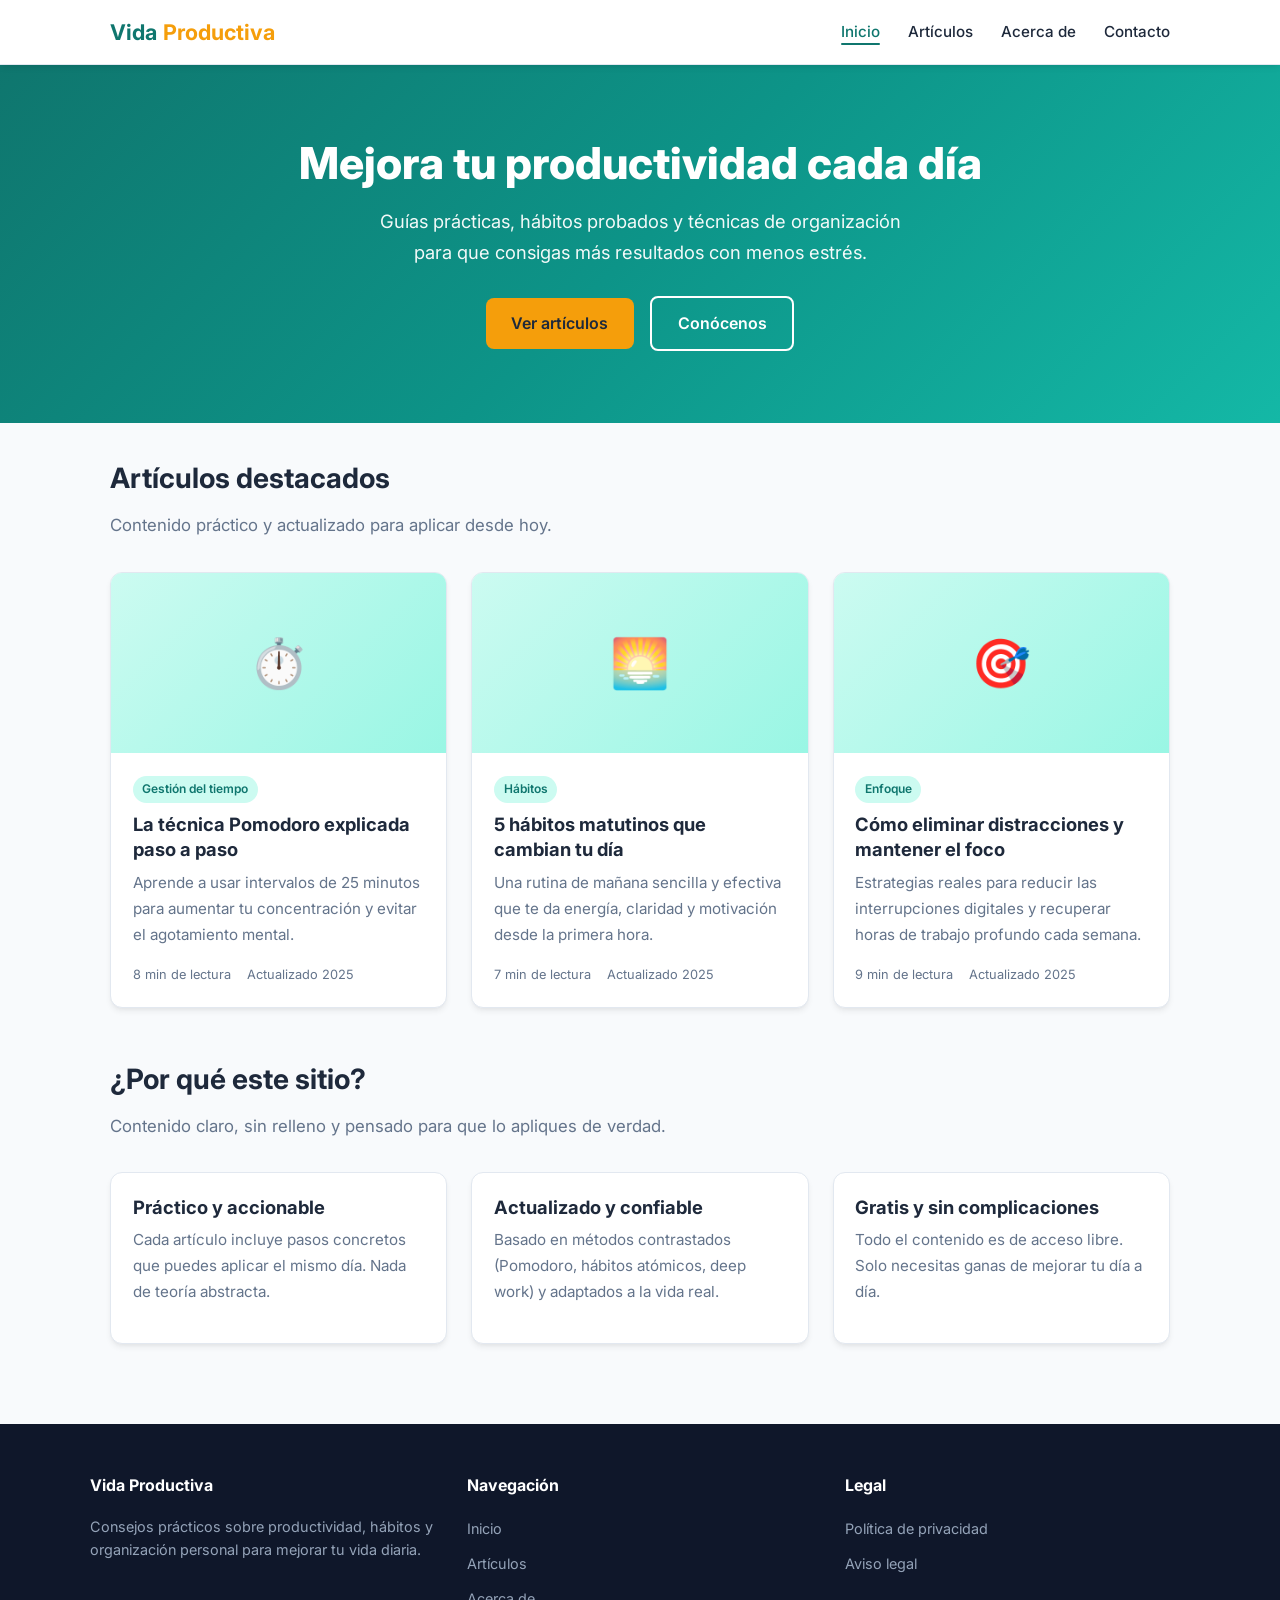
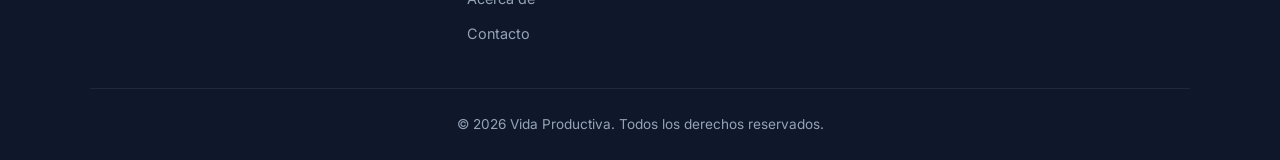
<file: index.html>
<!DOCTYPE html>
<html lang="es">
<head>
  <meta charset="UTF-8">
  <meta name="viewport" content="width=device-width, initial-scale=1.0">
  <title>Vida Productiva | Productividad, hábitos y organización personal</title>
  <meta name="description" content="Aprende a ser más productivo con consejos prácticos sobre hábitos, gestión del tiempo, enfoque y organización. Guías gratuitas y actualizadas para mejorar tu día a día.">
  <meta name="keywords" content="productividad, hábitos, gestión del tiempo, organización personal, técnica pomodoro, enfoque, motivación, rutinas">
  <meta name="author" content="Vida Productiva">
  <meta name="robots" content="index, follow, max-image-preview:large">
  <link rel="canonical" href="https://vidaproductiva.github.io/">

  <!-- Open Graph -->
  <meta property="og:type" content="website">
  <meta property="og:url" content="https://vidaproductiva.github.io/">
  <meta property="og:title" content="Vida Productiva | Productividad, hábitos y organización">
  <meta property="og:description" content="Consejos prácticos y guías para mejorar tu productividad, crear hábitos sólidos y organizar mejor tu tiempo.">
  <meta property="og:locale" content="es_ES">
  <meta property="og:site_name" content="Vida Productiva">

  <!-- Twitter -->
  <meta name="twitter:card" content="summary_large_image">
  <meta name="twitter:title" content="Vida Productiva | Productividad y hábitos">
  <meta name="twitter:description" content="Consejos prácticos para ser más productivo cada día.">

  <!-- Favicon simple -->
  <link rel="icon" href="data:image/svg+xml,<svg xmlns='http://www.w3.org/2000/svg' viewBox='0 0 100 100'><text y='.9em' font-size='90'>⚡</text></svg>">

  <!-- Fuentes -->
  <link rel="preconnect" href="https://fonts.googleapis.com">
  <link rel="preconnect" href="https://fonts.gstatic.com" crossorigin>
  <link href="https://fonts.googleapis.com/css2?family=Inter:wght@400;500;600;700;800&display=swap" rel="stylesheet">

  <link rel="stylesheet" href="styles.css">

  <!-- Schema.org -->
  <script type="application/ld+json">
  {
    "@context": "https://schema.org",
    "@type": "WebSite",
    "name": "Vida Productiva",
    "url": "https://vidaproductiva.github.io/",
    "description": "Sitio web sobre productividad personal, hábitos y organización del tiempo.",
    "inLanguage": "es",
    "potentialAction": {
      "@type": "SearchAction",
      "target": "https://vidaproductiva.github.io/?q={search_term_string}",
      "query-input": "required name=search_term_string"
    }
  }
  </script>
</head>
<body>
  <header class="site-header">
    <div class="nav-container">
      <a href="index.html" class="logo">Vida<span>Productiva</span></a>
      <button class="menu-toggle" aria-label="Abrir menú" aria-expanded="false">
        <svg xmlns="http://www.w3.org/2000/svg" fill="none" viewBox="0 0 24 24" stroke="currentColor" aria-hidden="true">
          <path stroke-linecap="round" stroke-linejoin="round" stroke-width="2" d="M4 6h16M4 12h16M4 18h16"/>
        </svg>
      </button>
      <ul class="nav-links">
        <li><a href="index.html" class="active">Inicio</a></li>
        <li><a href="articulos.html">Artículos</a></li>
        <li><a href="acerca.html">Acerca de</a></li>
        <li><a href="contacto.html">Contacto</a></li>
      </ul>
    </div>
  </header>

  <main>
    <section class="hero">
      <div class="hero-content">
        <h1>Mejora tu productividad cada día</h1>
        <p>Guías prácticas, hábitos probados y técnicas de organización para que consigas más resultados con menos estrés.</p>
        <a href="articulos.html" class="btn btn-primary">Ver artículos</a>
        <a href="acerca.html" class="btn btn-outline">Conócenos</a>
      </div>
    </section>

    <div class="container">

      <h2 class="section-title">Artículos destacados</h2>
      <p class="section-subtitle">Contenido práctico y actualizado para aplicar desde hoy.</p>

      <div class="cards-grid">
        <article class="card">
          <div class="card-img" aria-hidden="true">⏱️</div>
          <div class="card-body">
            <span class="card-tag">Gestión del tiempo</span>
            <h3><a href="tecnica-pomodoro.html">La técnica Pomodoro explicada paso a paso</a></h3>
            <p>Aprende a usar intervalos de 25 minutos para aumentar tu concentración y evitar el agotamiento mental.</p>
            <div class="card-meta">
              <span>8 min de lectura</span>
              <span>Actualizado 2025</span>
            </div>
          </div>
        </article>

        <article class="card">
          <div class="card-img" aria-hidden="true">🌅</div>
          <div class="card-body">
            <span class="card-tag">Hábitos</span>
            <h3><a href="habitos-matutinos.html">5 hábitos matutinos que cambian tu día</a></h3>
            <p>Una rutina de mañana sencilla y efectiva que te da energía, claridad y motivación desde la primera hora.</p>
            <div class="card-meta">
              <span>7 min de lectura</span>
              <span>Actualizado 2025</span>
            </div>
          </div>
        </article>

        <article class="card">
          <div class="card-img" aria-hidden="true">🎯</div>
          <div class="card-body">
            <span class="card-tag">Enfoque</span>
            <h3><a href="eliminar-distracciones.html">Cómo eliminar distracciones y mantener el foco</a></h3>
            <p>Estrategias reales para reducir las interrupciones digitales y recuperar horas de trabajo profundo cada semana.</p>
            <div class="card-meta">
              <span>9 min de lectura</span>
              <span>Actualizado 2025</span>
            </div>
          </div>
        </article>
      </div>

      <section class="mt-2" style="margin-top: 3rem;">
        <h2 class="section-title">¿Por qué este sitio?</h2>
        <p class="section-subtitle">Contenido claro, sin relleno y pensado para que lo apliques de verdad.</p>
        <div class="cards-grid">
          <div class="card">
            <div class="card-body">
              <h3>Práctico y accionable</h3>
              <p>Cada artículo incluye pasos concretos que puedes aplicar el mismo día. Nada de teoría abstracta.</p>
            </div>
          </div>
          <div class="card">
            <div class="card-body">
              <h3>Actualizado y confiable</h3>
              <p>Basado en métodos contrastados (Pomodoro, hábitos atómicos, deep work) y adaptados a la vida real.</p>
            </div>
          </div>
          <div class="card">
            <div class="card-body">
              <h3>Gratis y sin complicaciones</h3>
              <p>Todo el contenido es de acceso libre. Solo necesitas ganas de mejorar tu día a día.</p>
            </div>
          </div>
        </div>
      </section>
    </div>
  </main>

  <footer class="site-footer">
    <div class="footer-grid">
      <div class="footer-col">
        <h4>Vida Productiva</h4>
        <p style="font-size: 0.9rem; line-height: 1.6;">Consejos prácticos sobre productividad, hábitos y organización personal para mejorar tu vida diaria.</p>
      </div>
      <div class="footer-col">
        <h4>Navegación</h4>
        <ul>
          <li><a href="index.html">Inicio</a></li>
          <li><a href="articulos.html">Artículos</a></li>
          <li><a href="acerca.html">Acerca de</a></li>
          <li><a href="contacto.html">Contacto</a></li>
        </ul>
      </div>
      <div class="footer-col">
        <h4>Legal</h4>
        <ul>
          <li><a href="politica-privacidad.html">Política de privacidad</a></li>
          <li><a href="aviso-legal.html">Aviso legal</a></li>
        </ul>
      </div>
    </div>
    <div class="footer-bottom">
      <p>&copy; <span id="current-year">2025</span> Vida Productiva. Todos los derechos reservados.</p>
    </div>
  </footer>

  <script src="script.js"></script>
</body>
</html>
</file>
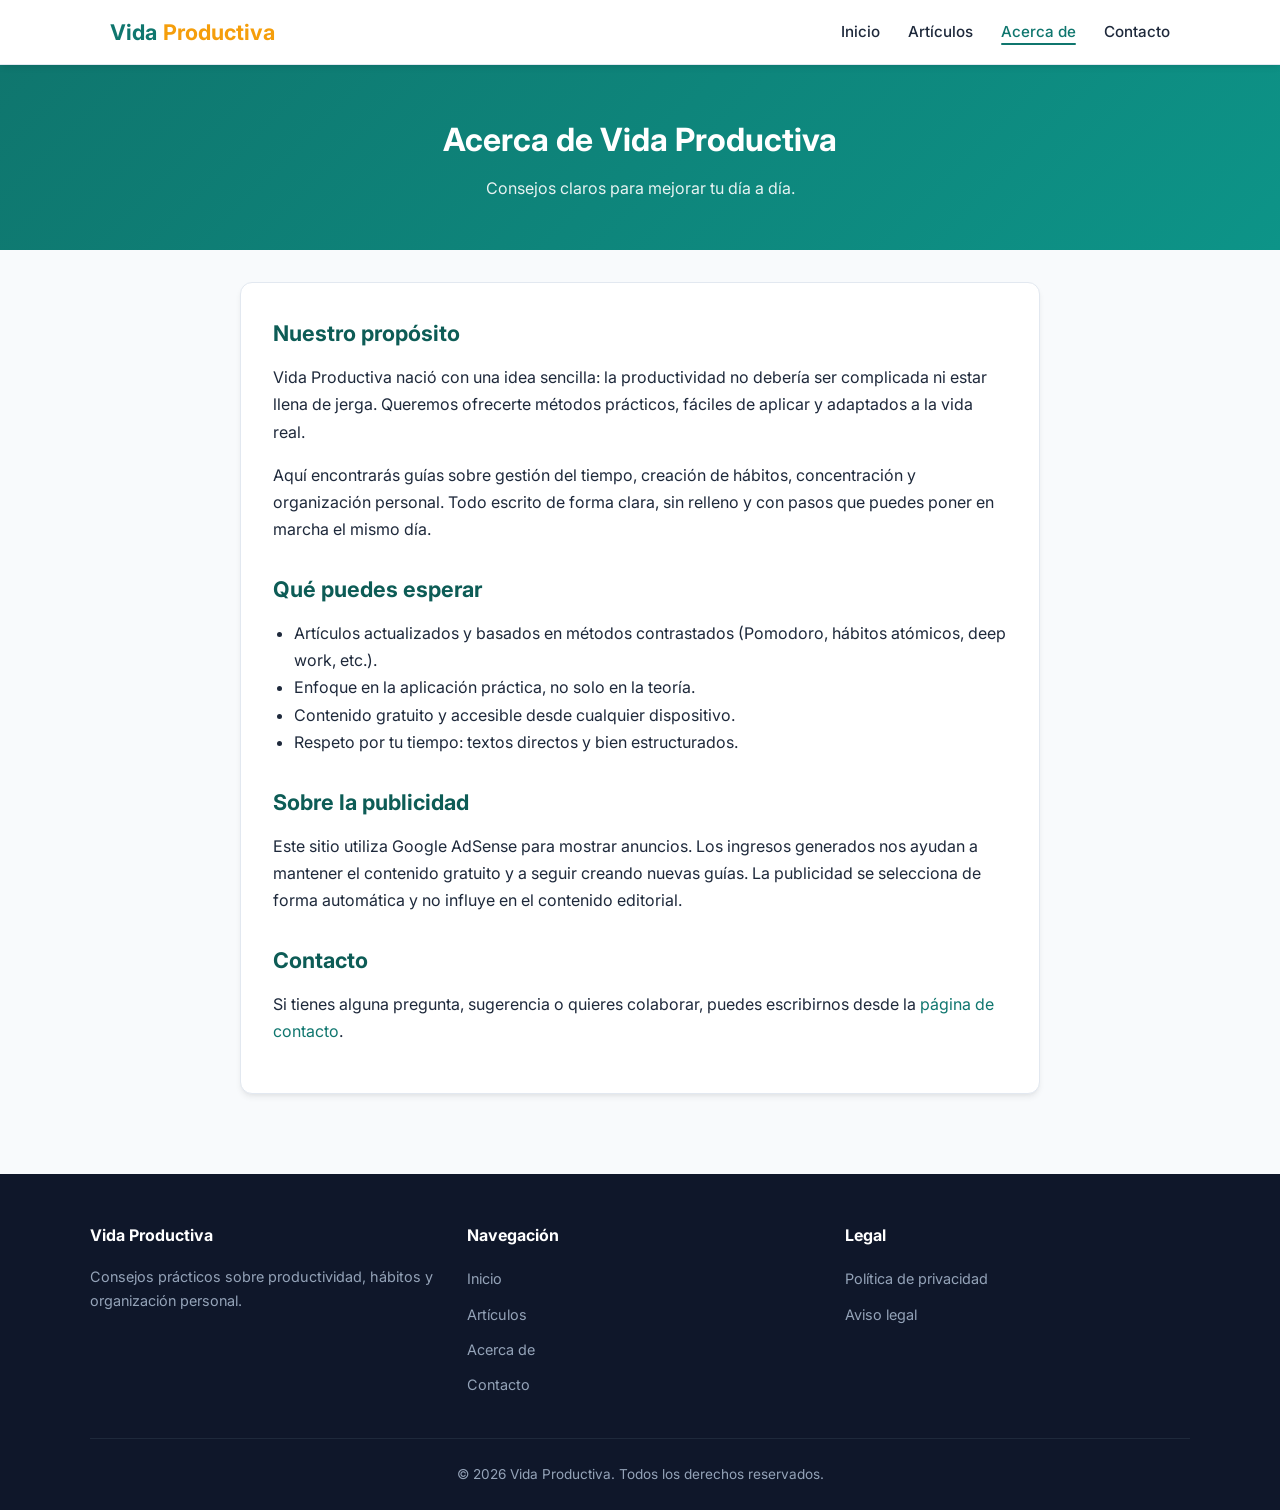
<file: acerca.html>
<!DOCTYPE html>
<html lang="es">
<head>
  <meta charset="UTF-8">
  <meta name="viewport" content="width=device-width, initial-scale=1.0">
  <title>Acerca de | Vida Productiva</title>
  <meta name="description" content="Conoce el propósito de Vida Productiva: ofrecer consejos claros y prácticos sobre productividad, hábitos y organización personal.">
  <meta name="robots" content="index, follow">
  <link rel="canonical" href="https://vidaproductiva.github.io/acerca.html">

  <meta property="og:type" content="website">
  <meta property="og:url" content="https://vidaproductiva.github.io/acerca.html">
  <meta property="og:title" content="Acerca de | Vida Productiva">
  <meta property="og:description" content="El propósito detrás de Vida Productiva.">
  <meta property="og:locale" content="es_ES">

  <link rel="icon" href="data:image/svg+xml,<svg xmlns='http://www.w3.org/2000/svg' viewBox='0 0 100 100'><text y='.9em' font-size='90'>⚡</text></svg>">
  <link rel="preconnect" href="https://fonts.googleapis.com">
  <link rel="preconnect" href="https://fonts.gstatic.com" crossorigin>
  <link href="https://fonts.googleapis.com/css2?family=Inter:wght@400;500;600;700;800&display=swap" rel="stylesheet">
  <link rel="stylesheet" href="styles.css">
</head>
<body>
  <header class="site-header">
    <div class="nav-container">
      <a href="index.html" class="logo">Vida<span>Productiva</span></a>
      <button class="menu-toggle" aria-label="Abrir menú" aria-expanded="false">
        <svg xmlns="http://www.w3.org/2000/svg" fill="none" viewBox="0 0 24 24" stroke="currentColor" aria-hidden="true">
          <path stroke-linecap="round" stroke-linejoin="round" stroke-width="2" d="M4 6h16M4 12h16M4 18h16"/>
        </svg>
      </button>
      <ul class="nav-links">
        <li><a href="index.html">Inicio</a></li>
        <li><a href="articulos.html">Artículos</a></li>
        <li><a href="acerca.html" class="active">Acerca de</a></li>
        <li><a href="contacto.html">Contacto</a></li>
      </ul>
    </div>
  </header>

  <main>
    <section class="page-header">
      <h1>Acerca de Vida Productiva</h1>
      <p>Consejos claros para mejorar tu día a día.</p>
    </section>

    <div class="container">
      <div class="content-box">
        <h2>Nuestro propósito</h2>
        <p>Vida Productiva nació con una idea sencilla: la productividad no debería ser complicada ni estar llena de jerga. Queremos ofrecerte métodos prácticos, fáciles de aplicar y adaptados a la vida real.</p>
        <p>Aquí encontrarás guías sobre gestión del tiempo, creación de hábitos, concentración y organización personal. Todo escrito de forma clara, sin relleno y con pasos que puedes poner en marcha el mismo día.</p>

        <h2>Qué puedes esperar</h2>
        <ul>
          <li>Artículos actualizados y basados en métodos contrastados (Pomodoro, hábitos atómicos, deep work, etc.).</li>
          <li>Enfoque en la aplicación práctica, no solo en la teoría.</li>
          <li>Contenido gratuito y accesible desde cualquier dispositivo.</li>
          <li>Respeto por tu tiempo: textos directos y bien estructurados.</li>
        </ul>

        <h2>Sobre la publicidad</h2>
        <p>Este sitio utiliza Google AdSense para mostrar anuncios. Los ingresos generados nos ayudan a mantener el contenido gratuito y a seguir creando nuevas guías. La publicidad se selecciona de forma automática y no influye en el contenido editorial.</p>

        <h2>Contacto</h2>
        <p>Si tienes alguna pregunta, sugerencia o quieres colaborar, puedes escribirnos desde la <a href="contacto.html">página de contacto</a>.</p>
      </div>
    </div>
  </main>

  <footer class="site-footer">
    <div class="footer-grid">
      <div class="footer-col">
        <h4>Vida Productiva</h4>
        <p style="font-size: 0.9rem; line-height: 1.6;">Consejos prácticos sobre productividad, hábitos y organización personal.</p>
      </div>
      <div class="footer-col">
        <h4>Navegación</h4>
        <ul>
          <li><a href="index.html">Inicio</a></li>
          <li><a href="articulos.html">Artículos</a></li>
          <li><a href="acerca.html">Acerca de</a></li>
          <li><a href="contacto.html">Contacto</a></li>
        </ul>
      </div>
      <div class="footer-col">
        <h4>Legal</h4>
        <ul>
          <li><a href="politica-privacidad.html">Política de privacidad</a></li>
          <li><a href="aviso-legal.html">Aviso legal</a></li>
        </ul>
      </div>
    </div>
    <div class="footer-bottom">
      <p>&copy; <span id="current-year">2025</span> Vida Productiva. Todos los derechos reservados.</p>
    </div>
  </footer>

  <script src="script.js"></script>
</body>
</html>
</file>
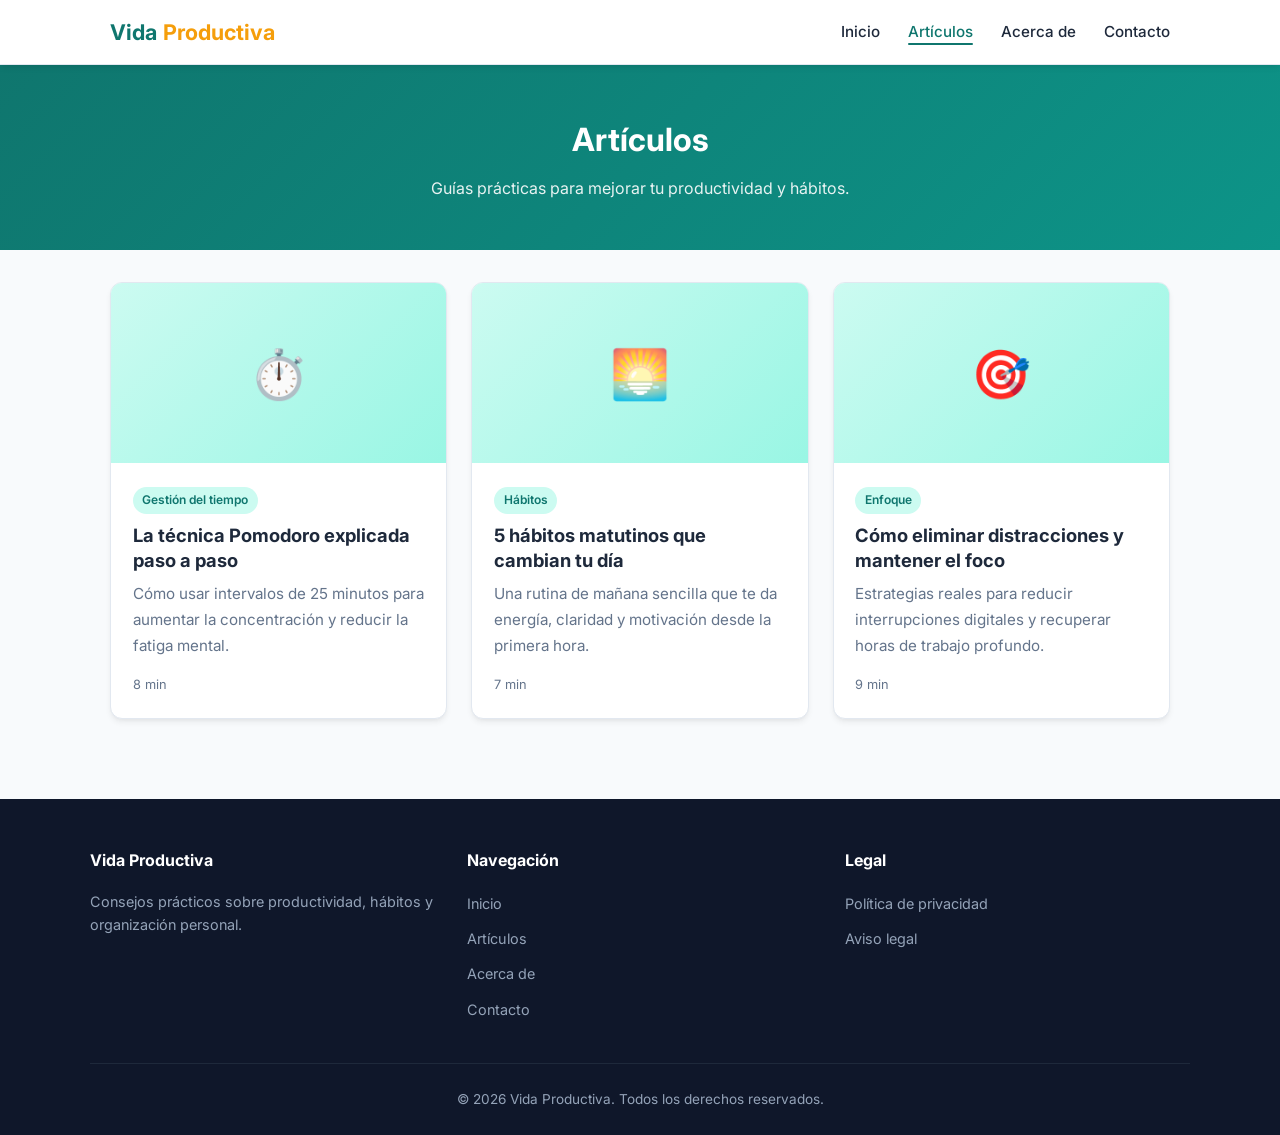
<file: articulos.html>
<!DOCTYPE html>
<html lang="es">
<head>
  <meta charset="UTF-8">
  <meta name="viewport" content="width=device-width, initial-scale=1.0">
  <title>Artículos sobre productividad y hábitos | Vida Productiva</title>
  <meta name="description" content="Lista completa de artículos prácticos sobre productividad, gestión del tiempo, hábitos matutinos, enfoque y organización personal.">
  <meta name="robots" content="index, follow">
  <link rel="canonical" href="https://vidaproductiva.github.io/articulos.html">

  <meta property="og:type" content="website">
  <meta property="og:url" content="https://vidaproductiva.github.io/articulos.html">
  <meta property="og:title" content="Artículos sobre productividad y hábitos | Vida Productiva">
  <meta property="og:description" content="Guías prácticas y actualizadas para mejorar tu productividad y crear mejores hábitos.">
  <meta property="og:locale" content="es_ES">

  <link rel="icon" href="data:image/svg+xml,<svg xmlns='http://www.w3.org/2000/svg' viewBox='0 0 100 100'><text y='.9em' font-size='90'>⚡</text></svg>">
  <link rel="preconnect" href="https://fonts.googleapis.com">
  <link rel="preconnect" href="https://fonts.gstatic.com" crossorigin>
  <link href="https://fonts.googleapis.com/css2?family=Inter:wght@400;500;600;700;800&display=swap" rel="stylesheet">
  <link rel="stylesheet" href="styles.css">
</head>
<body>
  <header class="site-header">
    <div class="nav-container">
      <a href="index.html" class="logo">Vida<span>Productiva</span></a>
      <button class="menu-toggle" aria-label="Abrir menú" aria-expanded="false">
        <svg xmlns="http://www.w3.org/2000/svg" fill="none" viewBox="0 0 24 24" stroke="currentColor" aria-hidden="true">
          <path stroke-linecap="round" stroke-linejoin="round" stroke-width="2" d="M4 6h16M4 12h16M4 18h16"/>
        </svg>
      </button>
      <ul class="nav-links">
        <li><a href="index.html">Inicio</a></li>
        <li><a href="articulos.html" class="active">Artículos</a></li>
        <li><a href="acerca.html">Acerca de</a></li>
        <li><a href="contacto.html">Contacto</a></li>
      </ul>
    </div>
  </header>

  <main>
    <section class="page-header">
      <h1>Artículos</h1>
      <p>Guías prácticas para mejorar tu productividad y hábitos.</p>
    </section>

    <div class="container">

      <div class="cards-grid">
        <article class="card">
          <div class="card-img" aria-hidden="true">⏱️</div>
          <div class="card-body">
            <span class="card-tag">Gestión del tiempo</span>
            <h3><a href="tecnica-pomodoro.html">La técnica Pomodoro explicada paso a paso</a></h3>
            <p>Cómo usar intervalos de 25 minutos para aumentar la concentración y reducir la fatiga mental.</p>
            <div class="card-meta"><span>8 min</span></div>
          </div>
        </article>

        <article class="card">
          <div class="card-img" aria-hidden="true">🌅</div>
          <div class="card-body">
            <span class="card-tag">Hábitos</span>
            <h3><a href="habitos-matutinos.html">5 hábitos matutinos que cambian tu día</a></h3>
            <p>Una rutina de mañana sencilla que te da energía, claridad y motivación desde la primera hora.</p>
            <div class="card-meta"><span>7 min</span></div>
          </div>
        </article>

        <article class="card">
          <div class="card-img" aria-hidden="true">🎯</div>
          <div class="card-body">
            <span class="card-tag">Enfoque</span>
            <h3><a href="eliminar-distracciones.html">Cómo eliminar distracciones y mantener el foco</a></h3>
            <p>Estrategias reales para reducir interrupciones digitales y recuperar horas de trabajo profundo.</p>
            <div class="card-meta"><span>9 min</span></div>
          </div>
        </article>
      </div>

      
    </div>
  </main>

  <footer class="site-footer">
    <div class="footer-grid">
      <div class="footer-col">
        <h4>Vida Productiva</h4>
        <p style="font-size: 0.9rem; line-height: 1.6;">Consejos prácticos sobre productividad, hábitos y organización personal.</p>
      </div>
      <div class="footer-col">
        <h4>Navegación</h4>
        <ul>
          <li><a href="index.html">Inicio</a></li>
          <li><a href="articulos.html">Artículos</a></li>
          <li><a href="acerca.html">Acerca de</a></li>
          <li><a href="contacto.html">Contacto</a></li>
        </ul>
      </div>
      <div class="footer-col">
        <h4>Legal</h4>
        <ul>
          <li><a href="politica-privacidad.html">Política de privacidad</a></li>
          <li><a href="aviso-legal.html">Aviso legal</a></li>
        </ul>
      </div>
    </div>
    <div class="footer-bottom">
      <p>&copy; <span id="current-year">2025</span> Vida Productiva. Todos los derechos reservados.</p>
    </div>
  </footer>

  <script src="script.js"></script>
</body>
</html>
</file>
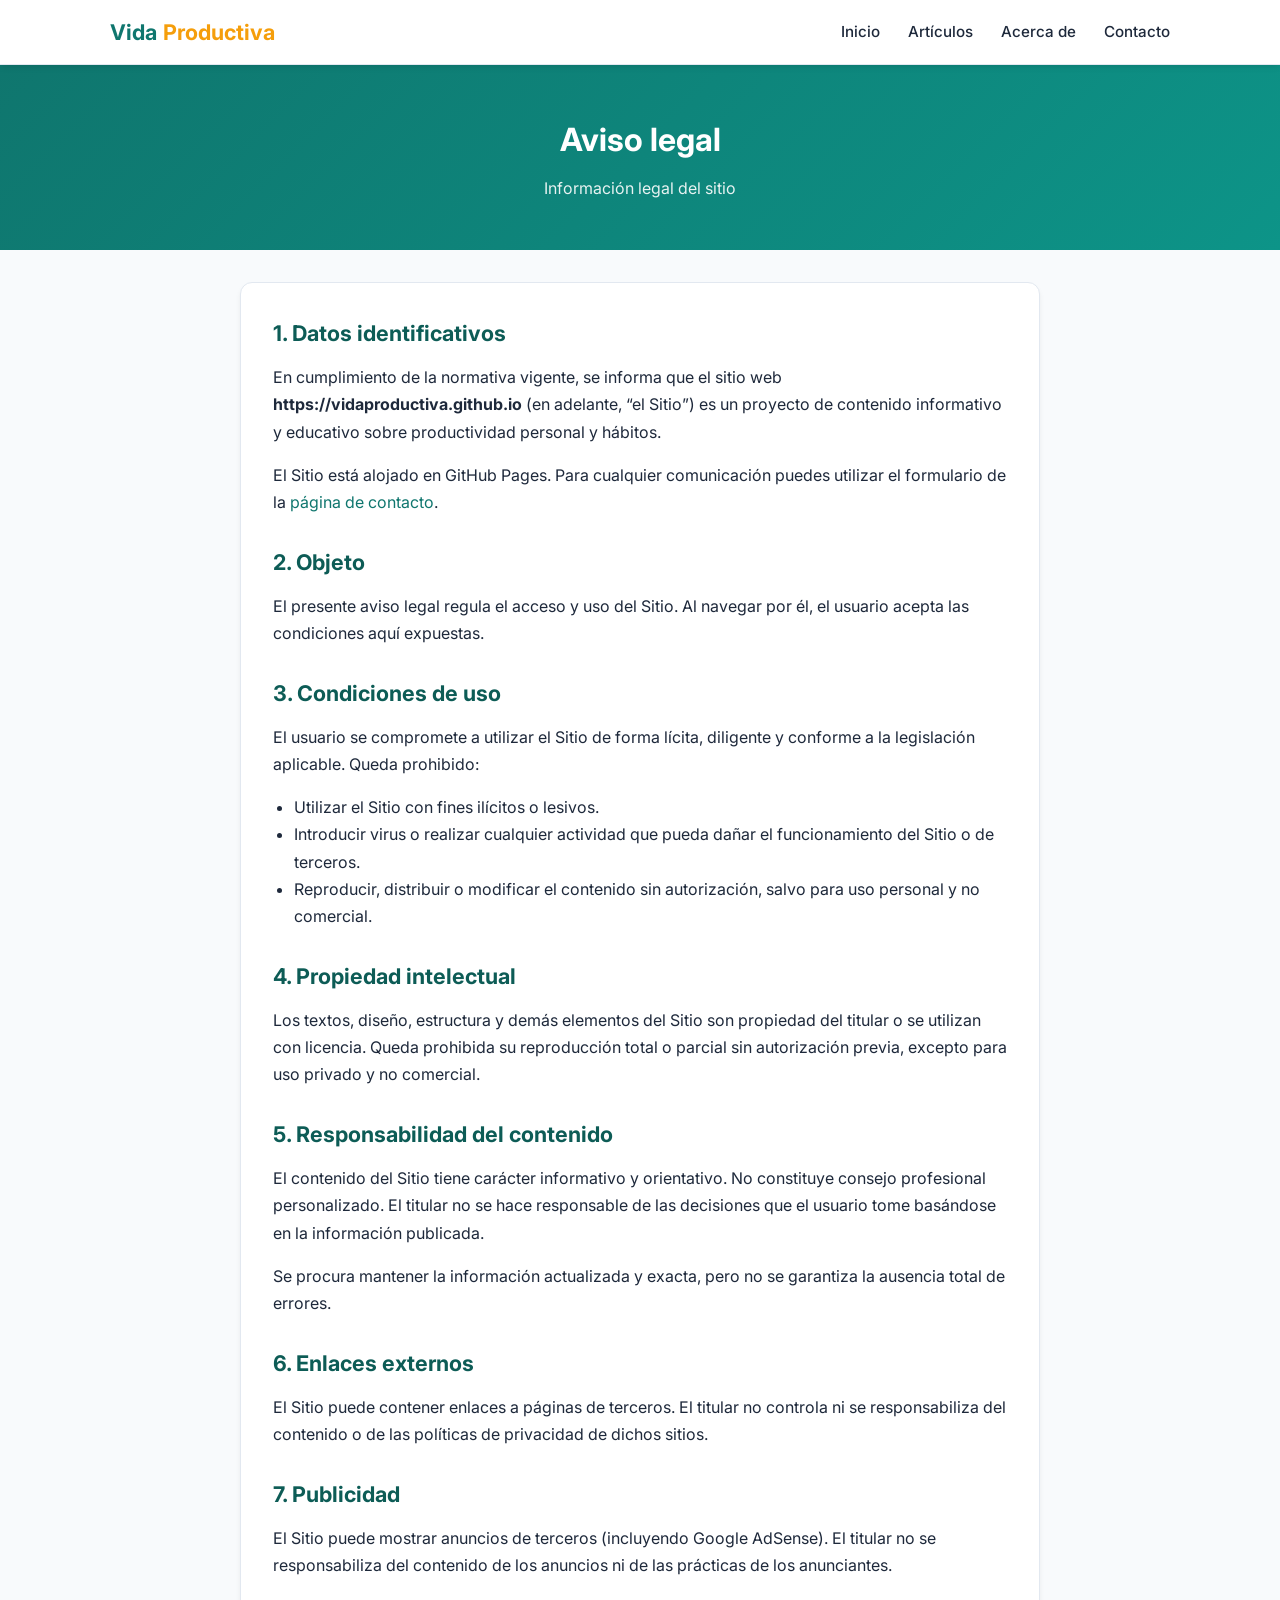
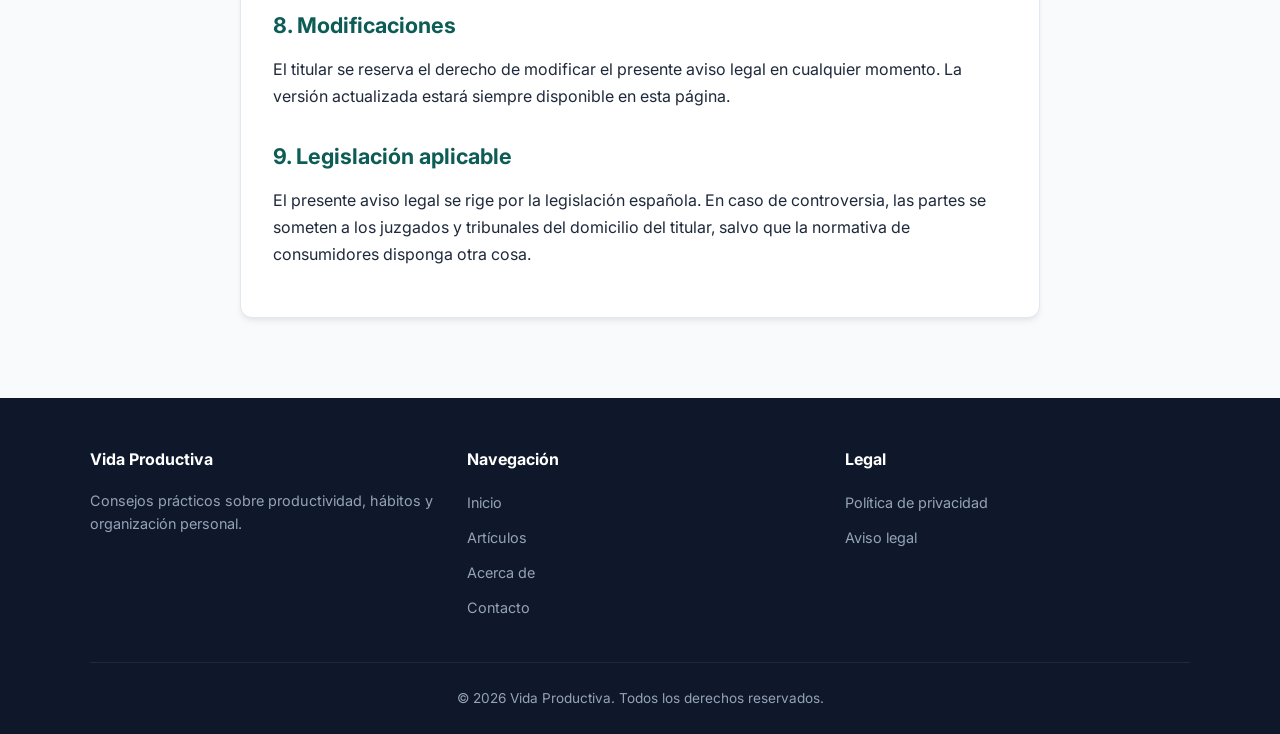
<file: aviso-legal.html>
<!DOCTYPE html>
<html lang="es">
<head>
  <meta charset="UTF-8">
  <meta name="viewport" content="width=device-width, initial-scale=1.0">
  <title>Aviso legal | Vida Productiva</title>
  <meta name="description" content="Aviso legal de Vida Productiva. Información sobre el titular, condiciones de uso y responsabilidad del contenido.">
  <meta name="robots" content="index, follow">
  <link rel="canonical" href="https://vidaproductiva.github.io/aviso-legal.html">

  <meta property="og:type" content="website">
  <meta property="og:url" content="https://vidaproductiva.github.io/aviso-legal.html">
  <meta property="og:title" content="Aviso legal | Vida Productiva">
  <meta property="og:locale" content="es_ES">

  <link rel="icon" href="data:image/svg+xml,<svg xmlns='http://www.w3.org/2000/svg' viewBox='0 0 100 100'><text y='.9em' font-size='90'>⚡</text></svg>">
  <link rel="preconnect" href="https://fonts.googleapis.com">
  <link rel="preconnect" href="https://fonts.gstatic.com" crossorigin>
  <link href="https://fonts.googleapis.com/css2?family=Inter:wght@400;500;600;700;800&display=swap" rel="stylesheet">
  <link rel="stylesheet" href="styles.css">
</head>
<body>
  <header class="site-header">
    <div class="nav-container">
      <a href="index.html" class="logo">Vida<span>Productiva</span></a>
      <button class="menu-toggle" aria-label="Abrir menú" aria-expanded="false">
        <svg xmlns="http://www.w3.org/2000/svg" fill="none" viewBox="0 0 24 24" stroke="currentColor" aria-hidden="true">
          <path stroke-linecap="round" stroke-linejoin="round" stroke-width="2" d="M4 6h16M4 12h16M4 18h16"/>
        </svg>
      </button>
      <ul class="nav-links">
        <li><a href="index.html">Inicio</a></li>
        <li><a href="articulos.html">Artículos</a></li>
        <li><a href="acerca.html">Acerca de</a></li>
        <li><a href="contacto.html">Contacto</a></li>
      </ul>
    </div>
  </header>

  <main>
    <section class="page-header">
      <h1>Aviso legal</h1>
      <p>Información legal del sitio</p>
    </section>

    <div class="container">
      <div class="content-box">
        <h2>1. Datos identificativos</h2>
        <p>En cumplimiento de la normativa vigente, se informa que el sitio web <strong>https://vidaproductiva.github.io</strong> (en adelante, “el Sitio”) es un proyecto de contenido informativo y educativo sobre productividad personal y hábitos.</p>
        <p>El Sitio está alojado en GitHub Pages. Para cualquier comunicación puedes utilizar el formulario de la <a href="contacto.html">página de contacto</a>.</p>

        <h2>2. Objeto</h2>
        <p>El presente aviso legal regula el acceso y uso del Sitio. Al navegar por él, el usuario acepta las condiciones aquí expuestas.</p>

        <h2>3. Condiciones de uso</h2>
        <p>El usuario se compromete a utilizar el Sitio de forma lícita, diligente y conforme a la legislación aplicable. Queda prohibido:</p>
        <ul>
          <li>Utilizar el Sitio con fines ilícitos o lesivos.</li>
          <li>Introducir virus o realizar cualquier actividad que pueda dañar el funcionamiento del Sitio o de terceros.</li>
          <li>Reproducir, distribuir o modificar el contenido sin autorización, salvo para uso personal y no comercial.</li>
        </ul>

        <h2>4. Propiedad intelectual</h2>
        <p>Los textos, diseño, estructura y demás elementos del Sitio son propiedad del titular o se utilizan con licencia. Queda prohibida su reproducción total o parcial sin autorización previa, excepto para uso privado y no comercial.</p>

        <h2>5. Responsabilidad del contenido</h2>
        <p>El contenido del Sitio tiene carácter informativo y orientativo. No constituye consejo profesional personalizado. El titular no se hace responsable de las decisiones que el usuario tome basándose en la información publicada.</p>
        <p>Se procura mantener la información actualizada y exacta, pero no se garantiza la ausencia total de errores.</p>

        <h2>6. Enlaces externos</h2>
        <p>El Sitio puede contener enlaces a páginas de terceros. El titular no controla ni se responsabiliza del contenido o de las políticas de privacidad de dichos sitios.</p>

        <h2>7. Publicidad</h2>
        <p>El Sitio puede mostrar anuncios de terceros (incluyendo Google AdSense). El titular no se responsabiliza del contenido de los anuncios ni de las prácticas de los anunciantes.</p>

        <h2>8. Modificaciones</h2>
        <p>El titular se reserva el derecho de modificar el presente aviso legal en cualquier momento. La versión actualizada estará siempre disponible en esta página.</p>

        <h2>9. Legislación aplicable</h2>
        <p>El presente aviso legal se rige por la legislación española. En caso de controversia, las partes se someten a los juzgados y tribunales del domicilio del titular, salvo que la normativa de consumidores disponga otra cosa.</p>
      </div>
    </div>
  </main>

  <footer class="site-footer">
    <div class="footer-grid">
      <div class="footer-col">
        <h4>Vida Productiva</h4>
        <p style="font-size: 0.9rem; line-height: 1.6;">Consejos prácticos sobre productividad, hábitos y organización personal.</p>
      </div>
      <div class="footer-col">
        <h4>Navegación</h4>
        <ul>
          <li><a href="index.html">Inicio</a></li>
          <li><a href="articulos.html">Artículos</a></li>
          <li><a href="acerca.html">Acerca de</a></li>
          <li><a href="contacto.html">Contacto</a></li>
        </ul>
      </div>
      <div class="footer-col">
        <h4>Legal</h4>
        <ul>
          <li><a href="politica-privacidad.html">Política de privacidad</a></li>
          <li><a href="aviso-legal.html">Aviso legal</a></li>
        </ul>
      </div>
    </div>
    <div class="footer-bottom">
      <p>&copy; <span id="current-year">2025</span> Vida Productiva. Todos los derechos reservados.</p>
    </div>
  </footer>

  <script src="script.js"></script>
</body>
</html>
</file>
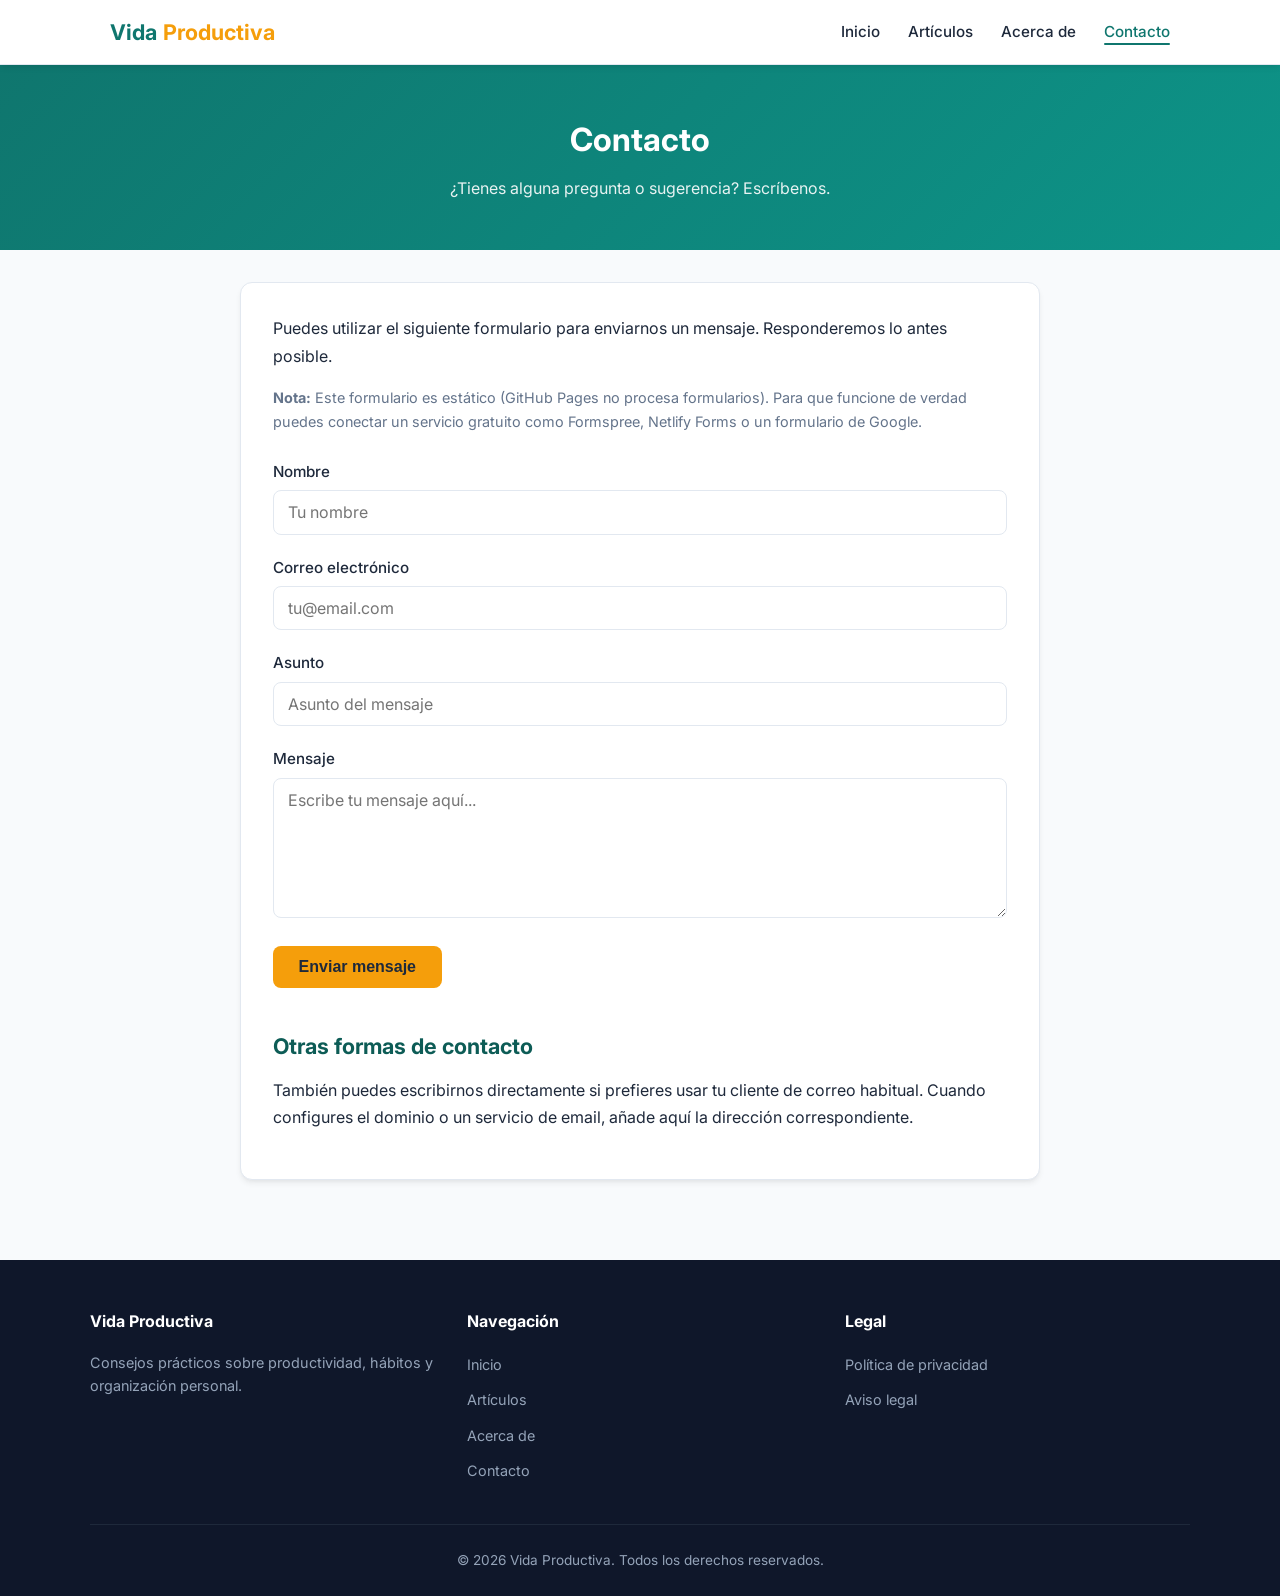
<file: contacto.html>
<!DOCTYPE html>
<html lang="es">
<head>
  <meta charset="UTF-8">
  <meta name="viewport" content="width=device-width, initial-scale=1.0">
  <title>Contacto | Vida Productiva</title>
  <meta name="description" content="Contacta con el equipo de Vida Productiva. Envíanos tus preguntas, sugerencias o propuestas de colaboración.">
  <meta name="robots" content="index, follow">
  <link rel="canonical" href="https://vidaproductiva.github.io/contacto.html">

  <meta property="og:type" content="website">
  <meta property="og:url" content="https://vidaproductiva.github.io/contacto.html">
  <meta property="og:title" content="Contacto | Vida Productiva">
  <meta property="og:description" content="Ponte en contacto con nosotros.">
  <meta property="og:locale" content="es_ES">

  <link rel="icon" href="data:image/svg+xml,<svg xmlns='http://www.w3.org/2000/svg' viewBox='0 0 100 100'><text y='.9em' font-size='90'>⚡</text></svg>">
  <link rel="preconnect" href="https://fonts.googleapis.com">
  <link rel="preconnect" href="https://fonts.gstatic.com" crossorigin>
  <link href="https://fonts.googleapis.com/css2?family=Inter:wght@400;500;600;700;800&display=swap" rel="stylesheet">
  <link rel="stylesheet" href="styles.css">
</head>
<body>
  <header class="site-header">
    <div class="nav-container">
      <a href="index.html" class="logo">Vida<span>Productiva</span></a>
      <button class="menu-toggle" aria-label="Abrir menú" aria-expanded="false">
        <svg xmlns="http://www.w3.org/2000/svg" fill="none" viewBox="0 0 24 24" stroke="currentColor" aria-hidden="true">
          <path stroke-linecap="round" stroke-linejoin="round" stroke-width="2" d="M4 6h16M4 12h16M4 18h16"/>
        </svg>
      </button>
      <ul class="nav-links">
        <li><a href="index.html">Inicio</a></li>
        <li><a href="articulos.html">Artículos</a></li>
        <li><a href="acerca.html">Acerca de</a></li>
        <li><a href="contacto.html" class="active">Contacto</a></li>
      </ul>
    </div>
  </header>

  <main>
    <section class="page-header">
      <h1>Contacto</h1>
      <p>¿Tienes alguna pregunta o sugerencia? Escríbenos.</p>
    </section>

    <div class="container">
      <div class="content-box">
        <p>Puedes utilizar el siguiente formulario para enviarnos un mensaje. Responderemos lo antes posible.</p>
        <p style="font-size: 0.9rem; color: var(--text-muted); margin-bottom: 1.5rem;">
          <strong>Nota:</strong> Este formulario es estático (GitHub Pages no procesa formularios). Para que funcione de verdad puedes conectar un servicio gratuito como Formspree, Netlify Forms o un formulario de Google.
        </p>

        <form action="#" method="POST" onsubmit="alert('Este es un formulario de demostración. Conecta un servicio de formularios para recibirlo.'); return false;">
          <div class="form-group">
            <label for="nombre">Nombre</label>
            <input type="text" id="nombre" name="nombre" required placeholder="Tu nombre" autocomplete="name">
          </div>
          <div class="form-group">
            <label for="email">Correo electrónico</label>
            <input type="email" id="email" name="email" required placeholder="tu@email.com" autocomplete="email">
          </div>
          <div class="form-group">
            <label for="asunto">Asunto</label>
            <input type="text" id="asunto" name="asunto" required placeholder="Asunto del mensaje">
          </div>
          <div class="form-group">
            <label for="mensaje">Mensaje</label>
            <textarea id="mensaje" name="mensaje" required placeholder="Escribe tu mensaje aquí..."></textarea>
          </div>
          <button type="submit" class="btn btn-primary">Enviar mensaje</button>
        </form>

        <h2 style="margin-top: 2.5rem;">Otras formas de contacto</h2>
        <p>También puedes escribirnos directamente si prefieres usar tu cliente de correo habitual. Cuando configures el dominio o un servicio de email, añade aquí la dirección correspondiente.</p>
      </div>
    </div>
  </main>

  <footer class="site-footer">
    <div class="footer-grid">
      <div class="footer-col">
        <h4>Vida Productiva</h4>
        <p style="font-size: 0.9rem; line-height: 1.6;">Consejos prácticos sobre productividad, hábitos y organización personal.</p>
      </div>
      <div class="footer-col">
        <h4>Navegación</h4>
        <ul>
          <li><a href="index.html">Inicio</a></li>
          <li><a href="articulos.html">Artículos</a></li>
          <li><a href="acerca.html">Acerca de</a></li>
          <li><a href="contacto.html">Contacto</a></li>
        </ul>
      </div>
      <div class="footer-col">
        <h4>Legal</h4>
        <ul>
          <li><a href="politica-privacidad.html">Política de privacidad</a></li>
          <li><a href="aviso-legal.html">Aviso legal</a></li>
        </ul>
      </div>
    </div>
    <div class="footer-bottom">
      <p>&copy; <span id="current-year">2025</span> Vida Productiva. Todos los derechos reservados.</p>
    </div>
  </footer>

  <script src="script.js"></script>
</body>
</html>
</file>
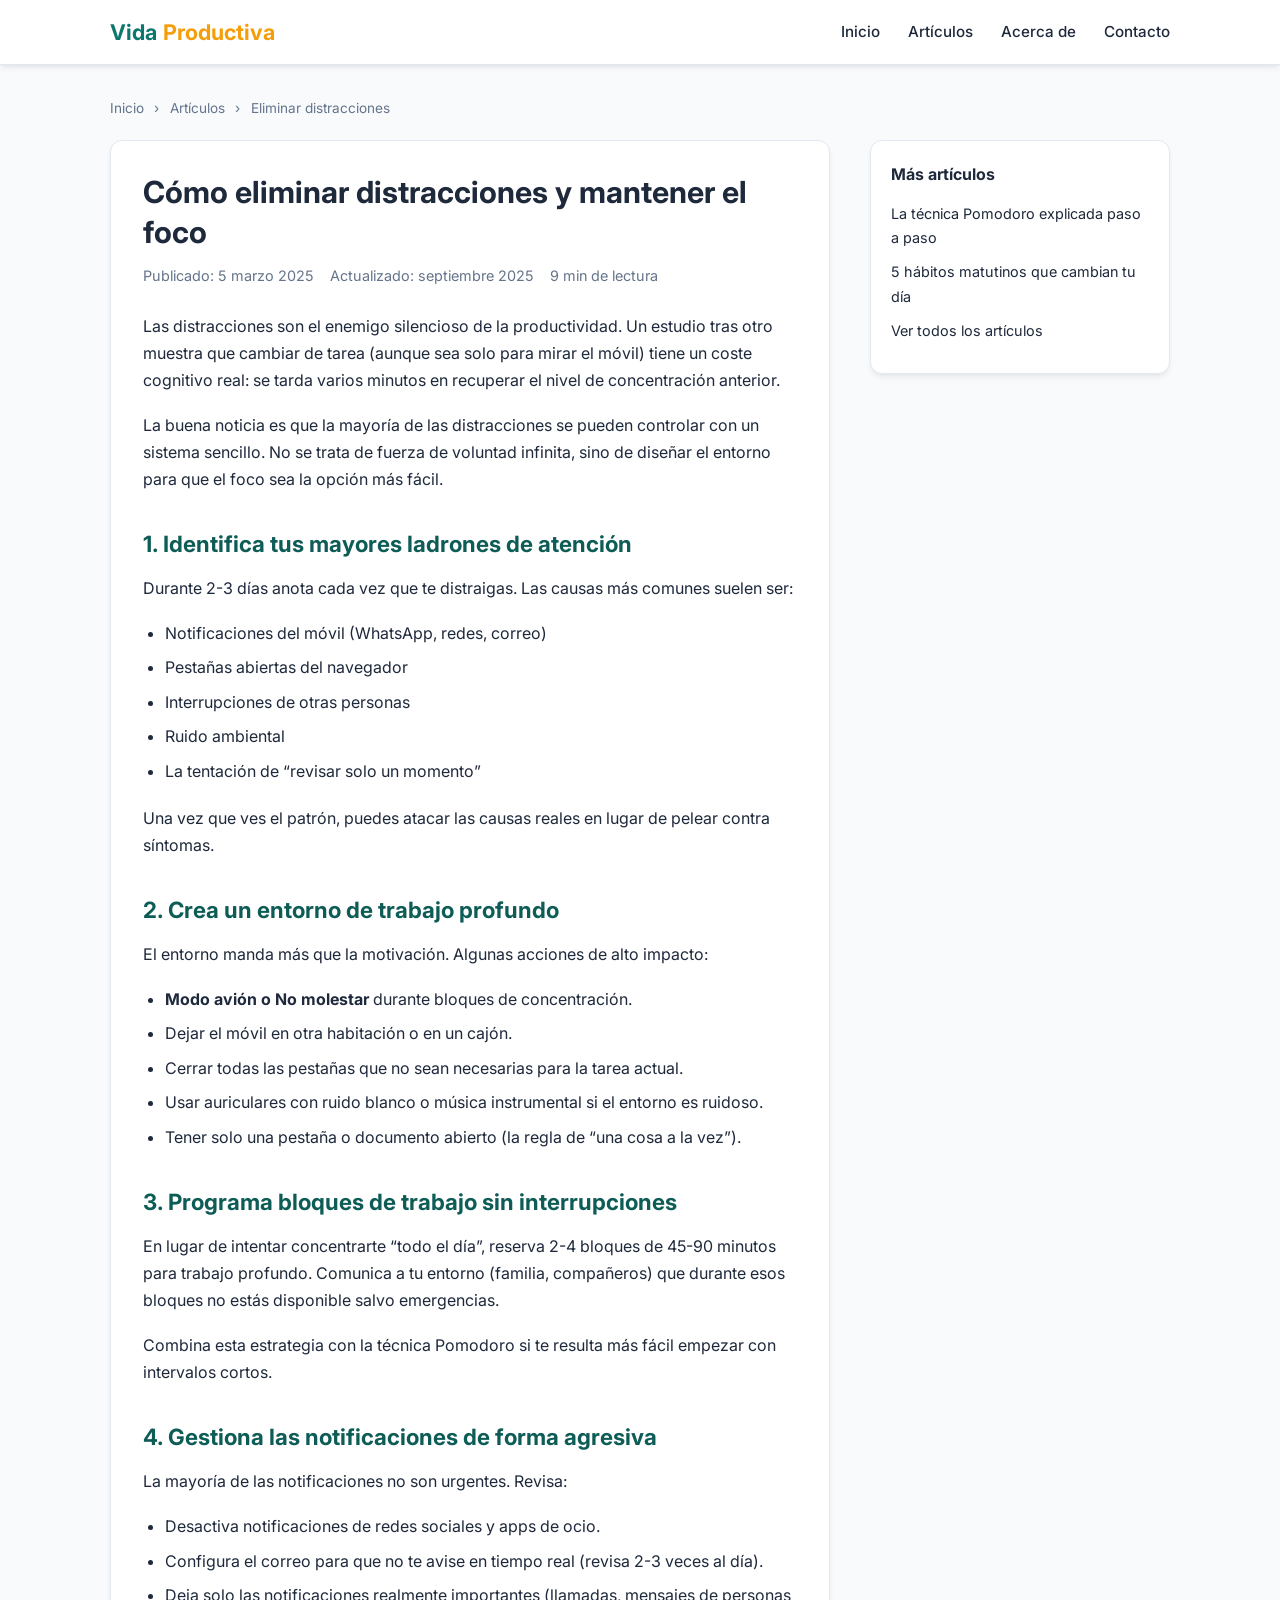
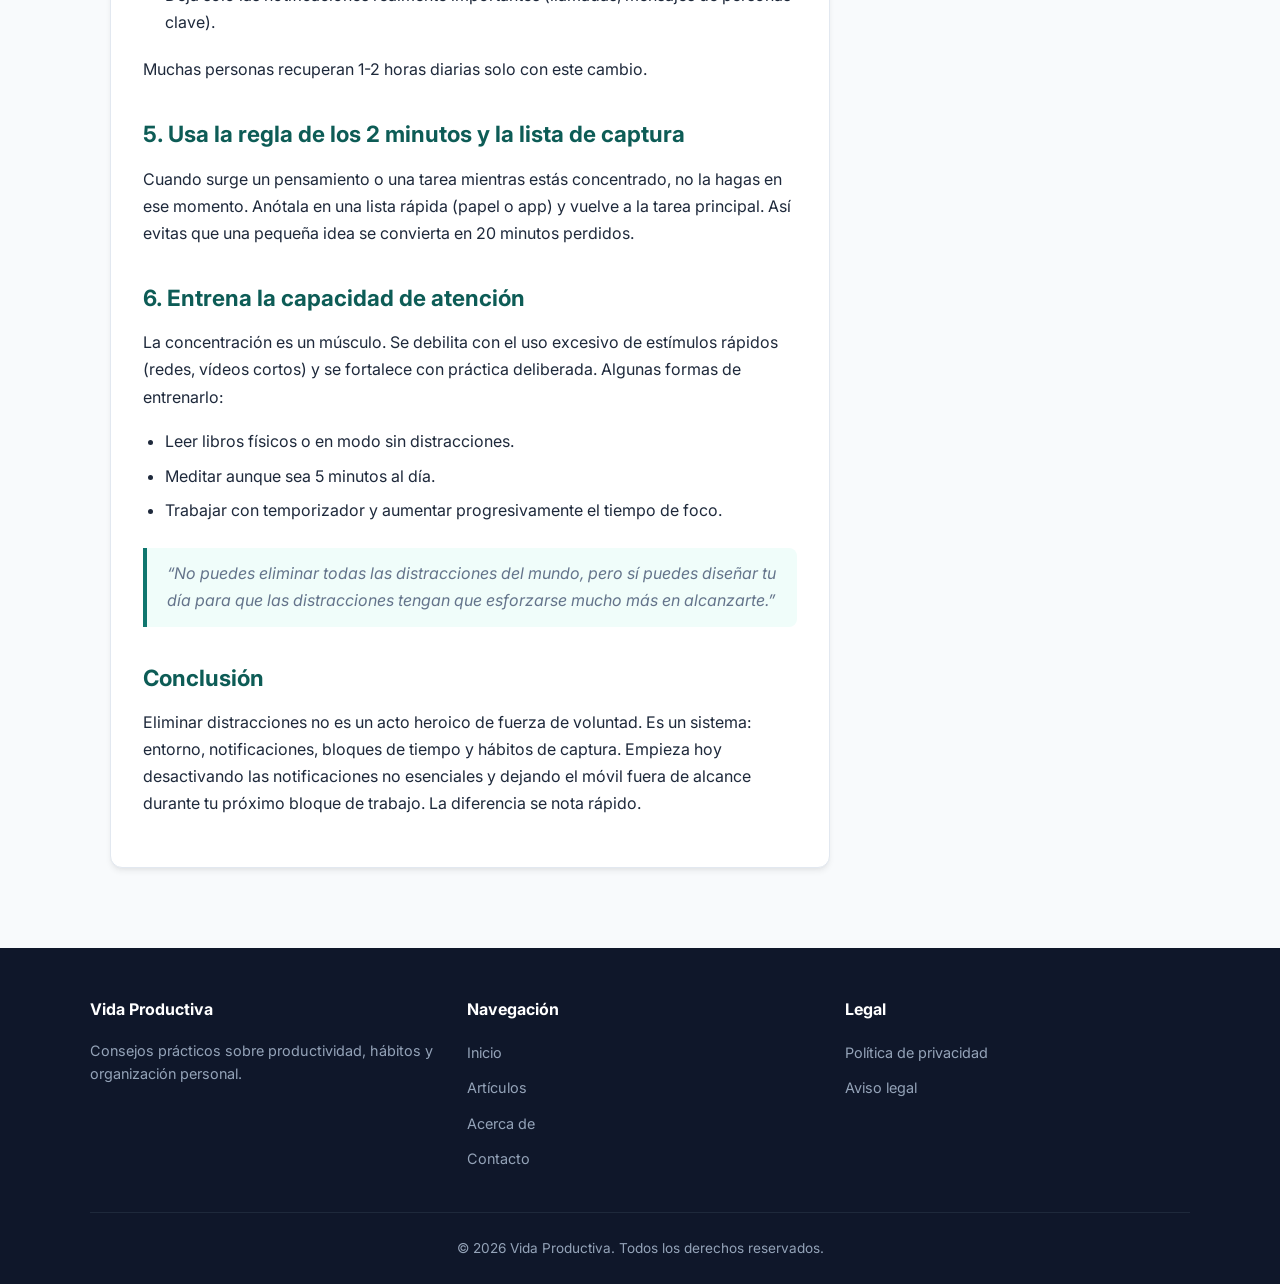
<file: eliminar-distracciones.html>
<!DOCTYPE html>
<html lang="es">
<head>
  <meta charset="UTF-8">
  <meta name="viewport" content="width=device-width, initial-scale=1.0">
  <title>Cómo eliminar distracciones y mantener el foco | Vida Productiva</title>
  <meta name="description" content="Estrategias prácticas para reducir las distracciones digitales, recuperar la concentración y hacer más trabajo profundo cada día.">
  <meta name="robots" content="index, follow">
  <link rel="canonical" href="https://vidaproductiva.github.io/eliminar-distracciones.html">

  <meta property="og:type" content="article">
  <meta property="og:url" content="https://vidaproductiva.github.io/eliminar-distracciones.html">
  <meta property="og:title" content="Cómo eliminar distracciones y mantener el foco">
  <meta property="og:description" content="Métodos reales para recuperar horas de concentración cada semana.">
  <meta property="og:locale" content="es_ES">
  <meta property="article:published_time" content="2025-03-05">
  <meta property="article:modified_time" content="2025-09-01">

  <link rel="icon" href="data:image/svg+xml,<svg xmlns='http://www.w3.org/2000/svg' viewBox='0 0 100 100'><text y='.9em' font-size='90'>⚡</text></svg>">
  <link rel="preconnect" href="https://fonts.googleapis.com">
  <link rel="preconnect" href="https://fonts.gstatic.com" crossorigin>
  <link href="https://fonts.googleapis.com/css2?family=Inter:wght@400;500;600;700;800&display=swap" rel="stylesheet">
  <link rel="stylesheet" href="styles.css">

  <script type="application/ld+json">
  {
    "@context": "https://schema.org",
    "@type": "Article",
    "headline": "Cómo eliminar distracciones y mantener el foco",
    "description": "Estrategias para reducir distracciones y recuperar la concentración.",
    "author": { "@type": "Organization", "name": "Vida Productiva" },
    "publisher": { "@type": "Organization", "name": "Vida Productiva" },
    "datePublished": "2025-03-05",
    "dateModified": "2025-09-01",
    "mainEntityOfPage": "https://vidaproductiva.github.io/eliminar-distracciones.html",
    "inLanguage": "es"
  }
  </script>
</head>
<body>
  <header class="site-header">
    <div class="nav-container">
      <a href="index.html" class="logo">Vida<span>Productiva</span></a>
      <button class="menu-toggle" aria-label="Abrir menú" aria-expanded="false">
        <svg xmlns="http://www.w3.org/2000/svg" fill="none" viewBox="0 0 24 24" stroke="currentColor" aria-hidden="true">
          <path stroke-linecap="round" stroke-linejoin="round" stroke-width="2" d="M4 6h16M4 12h16M4 18h16"/>
        </svg>
      </button>
      <ul class="nav-links">
        <li><a href="index.html">Inicio</a></li>
        <li><a href="articulos.html">Artículos</a></li>
        <li><a href="acerca.html">Acerca de</a></li>
        <li><a href="contacto.html">Contacto</a></li>
      </ul>
    </div>
  </header>

  <main>
    <div class="container">
      <nav class="breadcrumb" aria-label="Breadcrumb">
        <a href="index.html">Inicio</a> <span>›</span>
        <a href="articulos.html">Artículos</a> <span>›</span>
        Eliminar distracciones
      </nav>

      <div class="article-layout">
        <article class="article-content">
          <h1>Cómo eliminar distracciones y mantener el foco</h1>
          <div class="article-meta">
            <span>Publicado: 5 marzo 2025</span>
            <span>Actualizado: septiembre 2025</span>
            <span>9 min de lectura</span>
          </div>

          <p>Las distracciones son el enemigo silencioso de la productividad. Un estudio tras otro muestra que cambiar de tarea (aunque sea solo para mirar el móvil) tiene un coste cognitivo real: se tarda varios minutos en recuperar el nivel de concentración anterior.</p>

          <p>La buena noticia es que la mayoría de las distracciones se pueden controlar con un sistema sencillo. No se trata de fuerza de voluntad infinita, sino de diseñar el entorno para que el foco sea la opción más fácil.</p>

          <h2>1. Identifica tus mayores ladrones de atención</h2>
          <p>Durante 2-3 días anota cada vez que te distraigas. Las causas más comunes suelen ser:</p>
          <ul>
            <li>Notificaciones del móvil (WhatsApp, redes, correo)</li>
            <li>Pestañas abiertas del navegador</li>
            <li>Interrupciones de otras personas</li>
            <li>Ruido ambiental</li>
            <li>La tentación de “revisar solo un momento”</li>
          </ul>
          <p>Una vez que ves el patrón, puedes atacar las causas reales en lugar de pelear contra síntomas.</p>

          <h2>2. Crea un entorno de trabajo profundo</h2>
          <p>El entorno manda más que la motivación. Algunas acciones de alto impacto:</p>
          <ul>
            <li><strong>Modo avión o No molestar</strong> durante bloques de concentración.</li>
            <li>Dejar el móvil en otra habitación o en un cajón.</li>
            <li>Cerrar todas las pestañas que no sean necesarias para la tarea actual.</li>
            <li>Usar auriculares con ruido blanco o música instrumental si el entorno es ruidoso.</li>
            <li>Tener solo una pestaña o documento abierto (la regla de “una cosa a la vez”).</li>
          </ul>

          <h2>3. Programa bloques de trabajo sin interrupciones</h2>
          <p>En lugar de intentar concentrarte “todo el día”, reserva 2-4 bloques de 45-90 minutos para trabajo profundo. Comunica a tu entorno (familia, compañeros) que durante esos bloques no estás disponible salvo emergencias.</p>
          <p>Combina esta estrategia con la técnica Pomodoro si te resulta más fácil empezar con intervalos cortos.</p>

          <h2>4. Gestiona las notificaciones de forma agresiva</h2>
          <p>La mayoría de las notificaciones no son urgentes. Revisa:</p>
          <ul>
            <li>Desactiva notificaciones de redes sociales y apps de ocio.</li>
            <li>Configura el correo para que no te avise en tiempo real (revisa 2-3 veces al día).</li>
            <li>Deja solo las notificaciones realmente importantes (llamadas, mensajes de personas clave).</li>
          </ul>
          <p>Muchas personas recuperan 1-2 horas diarias solo con este cambio.</p>

          <h2>5. Usa la regla de los 2 minutos y la lista de captura</h2>
          <p>Cuando surge un pensamiento o una tarea mientras estás concentrado, no la hagas en ese momento. Anótala en una lista rápida (papel o app) y vuelve a la tarea principal. Así evitas que una pequeña idea se convierta en 20 minutos perdidos.</p>

          <h2>6. Entrena la capacidad de atención</h2>
          <p>La concentración es un músculo. Se debilita con el uso excesivo de estímulos rápidos (redes, vídeos cortos) y se fortalece con práctica deliberada. Algunas formas de entrenarlo:</p>
          <ul>
            <li>Leer libros físicos o en modo sin distracciones.</li>
            <li>Meditar aunque sea 5 minutos al día.</li>
            <li>Trabajar con temporizador y aumentar progresivamente el tiempo de foco.</li>
          </ul>

          <blockquote>
            “No puedes eliminar todas las distracciones del mundo, pero sí puedes diseñar tu día para que las distracciones tengan que esforzarse mucho más en alcanzarte.”
          </blockquote>

          <h2>Conclusión</h2>
          <p>Eliminar distracciones no es un acto heroico de fuerza de voluntad. Es un sistema: entorno, notificaciones, bloques de tiempo y hábitos de captura. Empieza hoy desactivando las notificaciones no esenciales y dejando el móvil fuera de alcance durante tu próximo bloque de trabajo. La diferencia se nota rápido.</p>
        </article>

        <aside class="sidebar">
          <div class="sidebar-box">
            <h3>Más artículos</h3>
            <ul>
              <li><a href="tecnica-pomodoro.html">La técnica Pomodoro explicada paso a paso</a></li>
              <li><a href="habitos-matutinos.html">5 hábitos matutinos que cambian tu día</a></li>
              <li><a href="articulos.html">Ver todos los artículos</a></li>
            </ul>
          </div>
        </aside>
      </div>
    </div>
  </main>

  <footer class="site-footer">
    <div class="footer-grid">
      <div class="footer-col">
        <h4>Vida Productiva</h4>
        <p style="font-size: 0.9rem; line-height: 1.6;">Consejos prácticos sobre productividad, hábitos y organización personal.</p>
      </div>
      <div class="footer-col">
        <h4>Navegación</h4>
        <ul>
          <li><a href="index.html">Inicio</a></li>
          <li><a href="articulos.html">Artículos</a></li>
          <li><a href="acerca.html">Acerca de</a></li>
          <li><a href="contacto.html">Contacto</a></li>
        </ul>
      </div>
      <div class="footer-col">
        <h4>Legal</h4>
        <ul>
          <li><a href="politica-privacidad.html">Política de privacidad</a></li>
          <li><a href="aviso-legal.html">Aviso legal</a></li>
        </ul>
      </div>
    </div>
    <div class="footer-bottom">
      <p>&copy; <span id="current-year">2025</span> Vida Productiva. Todos los derechos reservados.</p>
    </div>
  </footer>

  <script src="script.js"></script>
</body>
</html>
</file>
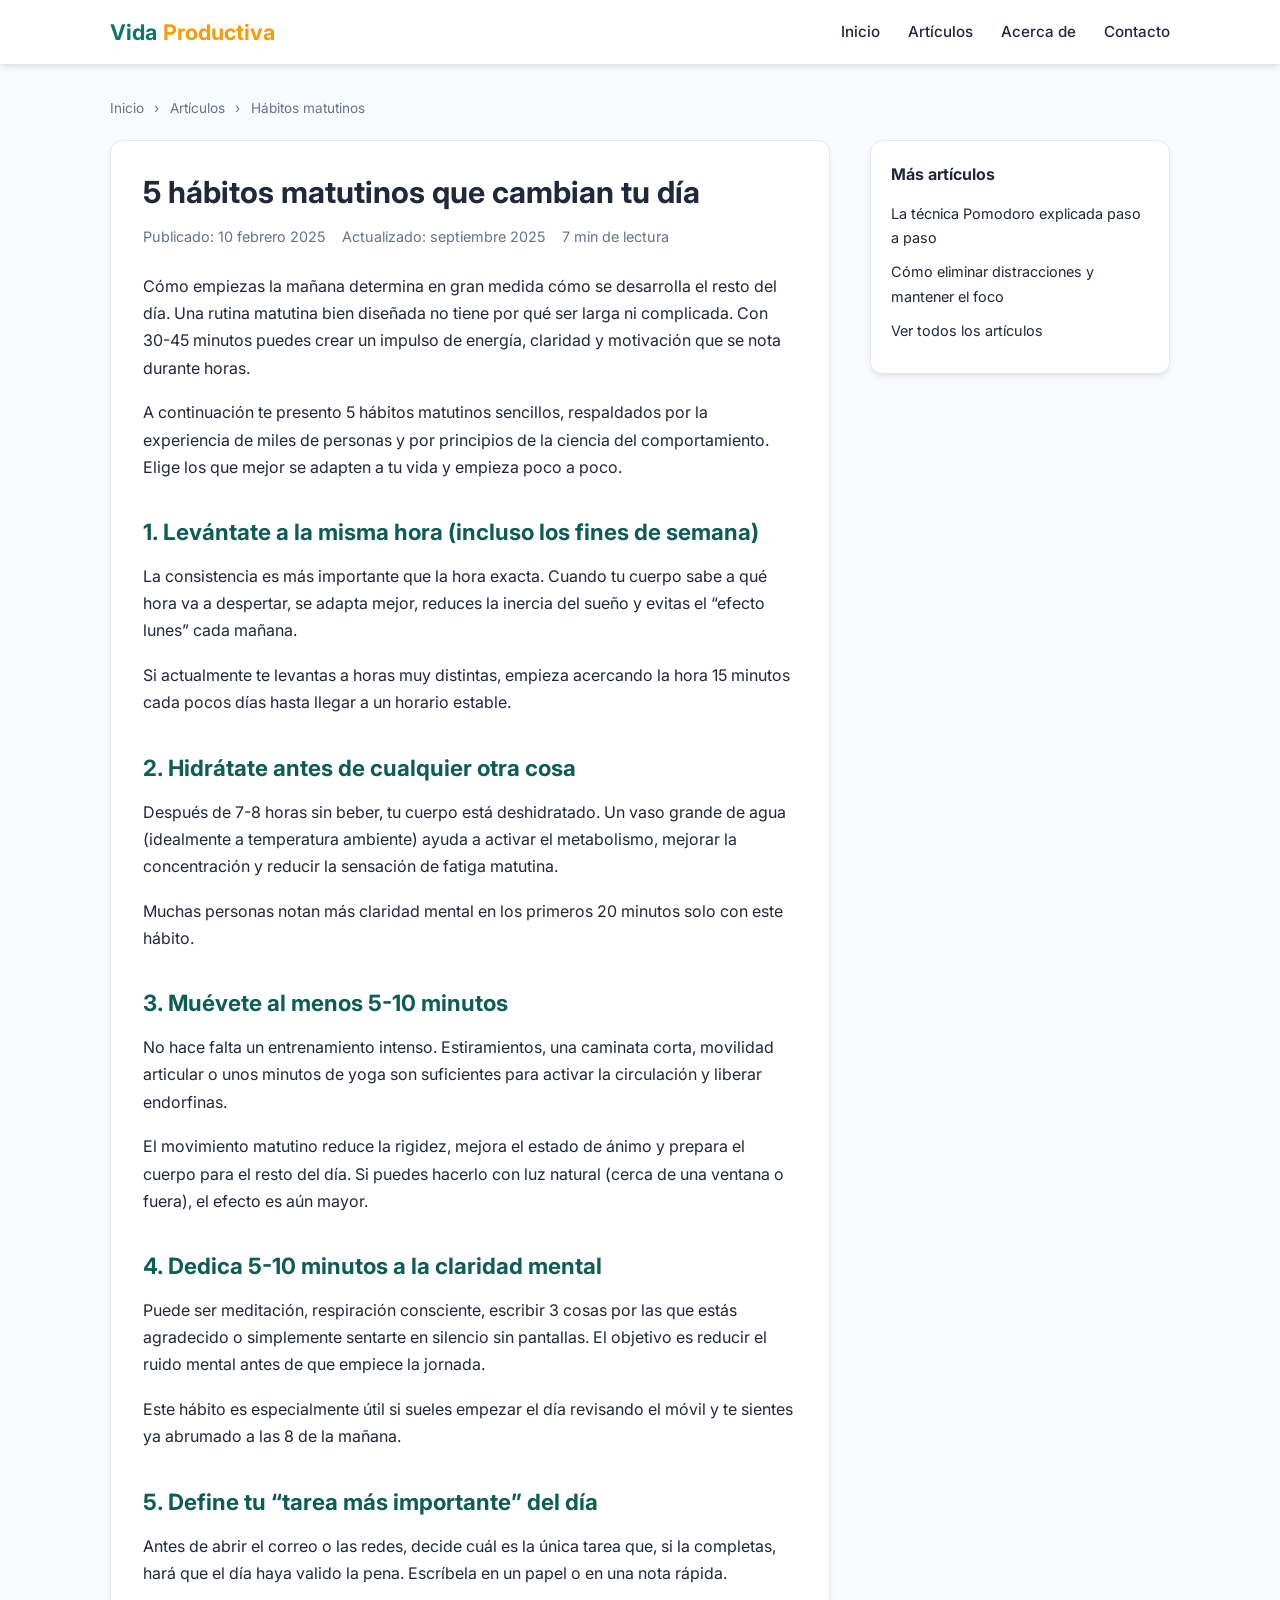
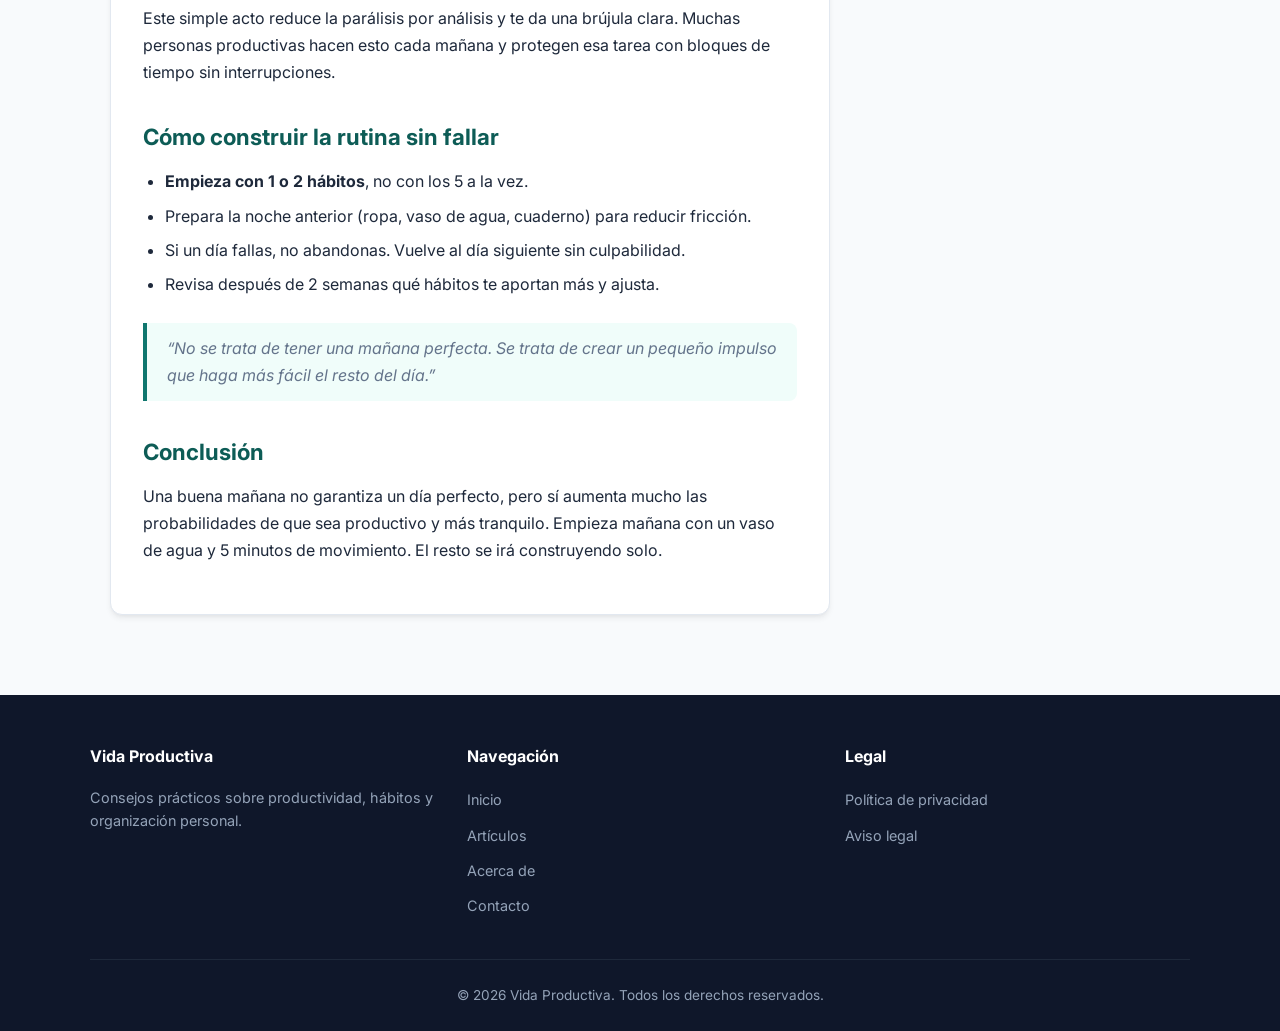
<file: habitos-matutinos.html>
<!DOCTYPE html>
<html lang="es">
<head>
  <meta charset="UTF-8">
  <meta name="viewport" content="width=device-width, initial-scale=1.0">
  <title>5 hábitos matutinos que cambian tu día | Vida Productiva</title>
  <meta name="description" content="Descubre 5 hábitos matutinos sencillos y efectivos que te dan energía, claridad y motivación desde la primera hora del día.">
  <meta name="robots" content="index, follow">
  <link rel="canonical" href="https://vidaproductiva.github.io/habitos-matutinos.html">

  <meta property="og:type" content="article">
  <meta property="og:url" content="https://vidaproductiva.github.io/habitos-matutinos.html">
  <meta property="og:title" content="5 hábitos matutinos que cambian tu día">
  <meta property="og:description" content="Una rutina de mañana práctica para empezar el día con energía y foco.">
  <meta property="og:locale" content="es_ES">
  <meta property="article:published_time" content="2025-02-10">
  <meta property="article:modified_time" content="2025-09-01">

  <link rel="icon" href="data:image/svg+xml,<svg xmlns='http://www.w3.org/2000/svg' viewBox='0 0 100 100'><text y='.9em' font-size='90'>⚡</text></svg>">
  <link rel="preconnect" href="https://fonts.googleapis.com">
  <link rel="preconnect" href="https://fonts.gstatic.com" crossorigin>
  <link href="https://fonts.googleapis.com/css2?family=Inter:wght@400;500;600;700;800&display=swap" rel="stylesheet">
  <link rel="stylesheet" href="styles.css">

  <script type="application/ld+json">
  {
    "@context": "https://schema.org",
    "@type": "Article",
    "headline": "5 hábitos matutinos que cambian tu día",
    "description": "Hábitos matutinos sencillos para empezar el día con energía y claridad.",
    "author": { "@type": "Organization", "name": "Vida Productiva" },
    "publisher": { "@type": "Organization", "name": "Vida Productiva" },
    "datePublished": "2025-02-10",
    "dateModified": "2025-09-01",
    "mainEntityOfPage": "https://vidaproductiva.github.io/habitos-matutinos.html",
    "inLanguage": "es"
  }
  </script>
</head>
<body>
  <header class="site-header">
    <div class="nav-container">
      <a href="index.html" class="logo">Vida<span>Productiva</span></a>
      <button class="menu-toggle" aria-label="Abrir menú" aria-expanded="false">
        <svg xmlns="http://www.w3.org/2000/svg" fill="none" viewBox="0 0 24 24" stroke="currentColor" aria-hidden="true">
          <path stroke-linecap="round" stroke-linejoin="round" stroke-width="2" d="M4 6h16M4 12h16M4 18h16"/>
        </svg>
      </button>
      <ul class="nav-links">
        <li><a href="index.html">Inicio</a></li>
        <li><a href="articulos.html">Artículos</a></li>
        <li><a href="acerca.html">Acerca de</a></li>
        <li><a href="contacto.html">Contacto</a></li>
      </ul>
    </div>
  </header>

  <main>
    <div class="container">
      <nav class="breadcrumb" aria-label="Breadcrumb">
        <a href="index.html">Inicio</a> <span>›</span>
        <a href="articulos.html">Artículos</a> <span>›</span>
        Hábitos matutinos
      </nav>

      <div class="article-layout">
        <article class="article-content">
          <h1>5 hábitos matutinos que cambian tu día</h1>
          <div class="article-meta">
            <span>Publicado: 10 febrero 2025</span>
            <span>Actualizado: septiembre 2025</span>
            <span>7 min de lectura</span>
          </div>

          <p>Cómo empiezas la mañana determina en gran medida cómo se desarrolla el resto del día. Una rutina matutina bien diseñada no tiene por qué ser larga ni complicada. Con 30-45 minutos puedes crear un impulso de energía, claridad y motivación que se nota durante horas.</p>

          <p>A continuación te presento 5 hábitos matutinos sencillos, respaldados por la experiencia de miles de personas y por principios de la ciencia del comportamiento. Elige los que mejor se adapten a tu vida y empieza poco a poco.</p>

          <h2>1. Levántate a la misma hora (incluso los fines de semana)</h2>
          <p>La consistencia es más importante que la hora exacta. Cuando tu cuerpo sabe a qué hora va a despertar, se adapta mejor, reduces la inercia del sueño y evitas el “efecto lunes” cada mañana.</p>
          <p>Si actualmente te levantas a horas muy distintas, empieza acercando la hora 15 minutos cada pocos días hasta llegar a un horario estable.</p>

          <h2>2. Hidrátate antes de cualquier otra cosa</h2>
          <p>Después de 7-8 horas sin beber, tu cuerpo está deshidratado. Un vaso grande de agua (idealmente a temperatura ambiente) ayuda a activar el metabolismo, mejorar la concentración y reducir la sensación de fatiga matutina.</p>
          <p>Muchas personas notan más claridad mental en los primeros 20 minutos solo con este hábito.</p>

          <h2>3. Muévete al menos 5-10 minutos</h2>
          <p>No hace falta un entrenamiento intenso. Estiramientos, una caminata corta, movilidad articular o unos minutos de yoga son suficientes para activar la circulación y liberar endorfinas.</p>
          <p>El movimiento matutino reduce la rigidez, mejora el estado de ánimo y prepara el cuerpo para el resto del día. Si puedes hacerlo con luz natural (cerca de una ventana o fuera), el efecto es aún mayor.</p>

          <h2>4. Dedica 5-10 minutos a la claridad mental</h2>
          <p>Puede ser meditación, respiración consciente, escribir 3 cosas por las que estás agradecido o simplemente sentarte en silencio sin pantallas. El objetivo es reducir el ruido mental antes de que empiece la jornada.</p>
          <p>Este hábito es especialmente útil si sueles empezar el día revisando el móvil y te sientes ya abrumado a las 8 de la mañana.</p>

          <h2>5. Define tu “tarea más importante” del día</h2>
          <p>Antes de abrir el correo o las redes, decide cuál es la única tarea que, si la completas, hará que el día haya valido la pena. Escríbela en un papel o en una nota rápida.</p>
          <p>Este simple acto reduce la parálisis por análisis y te da una brújula clara. Muchas personas productivas hacen esto cada mañana y protegen esa tarea con bloques de tiempo sin interrupciones.</p>

          <h2>Cómo construir la rutina sin fallar</h2>
          <ul>
            <li><strong>Empieza con 1 o 2 hábitos</strong>, no con los 5 a la vez.</li>
            <li>Prepara la noche anterior (ropa, vaso de agua, cuaderno) para reducir fricción.</li>
            <li>Si un día fallas, no abandonas. Vuelve al día siguiente sin culpabilidad.</li>
            <li>Revisa después de 2 semanas qué hábitos te aportan más y ajusta.</li>
          </ul>

          <blockquote>
            “No se trata de tener una mañana perfecta. Se trata de crear un pequeño impulso que haga más fácil el resto del día.”
          </blockquote>

          <h2>Conclusión</h2>
          <p>Una buena mañana no garantiza un día perfecto, pero sí aumenta mucho las probabilidades de que sea productivo y más tranquilo. Empieza mañana con un vaso de agua y 5 minutos de movimiento. El resto se irá construyendo solo.</p>
        </article>

        <aside class="sidebar">
          <div class="sidebar-box">
            <h3>Más artículos</h3>
            <ul>
              <li><a href="tecnica-pomodoro.html">La técnica Pomodoro explicada paso a paso</a></li>
              <li><a href="eliminar-distracciones.html">Cómo eliminar distracciones y mantener el foco</a></li>
              <li><a href="articulos.html">Ver todos los artículos</a></li>
            </ul>
          </div>
        </aside>
      </div>
    </div>
  </main>

  <footer class="site-footer">
    <div class="footer-grid">
      <div class="footer-col">
        <h4>Vida Productiva</h4>
        <p style="font-size: 0.9rem; line-height: 1.6;">Consejos prácticos sobre productividad, hábitos y organización personal.</p>
      </div>
      <div class="footer-col">
        <h4>Navegación</h4>
        <ul>
          <li><a href="index.html">Inicio</a></li>
          <li><a href="articulos.html">Artículos</a></li>
          <li><a href="acerca.html">Acerca de</a></li>
          <li><a href="contacto.html">Contacto</a></li>
        </ul>
      </div>
      <div class="footer-col">
        <h4>Legal</h4>
        <ul>
          <li><a href="politica-privacidad.html">Política de privacidad</a></li>
          <li><a href="aviso-legal.html">Aviso legal</a></li>
        </ul>
      </div>
    </div>
    <div class="footer-bottom">
      <p>&copy; <span id="current-year">2025</span> Vida Productiva. Todos los derechos reservados.</p>
    </div>
  </footer>

  <script src="script.js"></script>
</body>
</html>
</file>
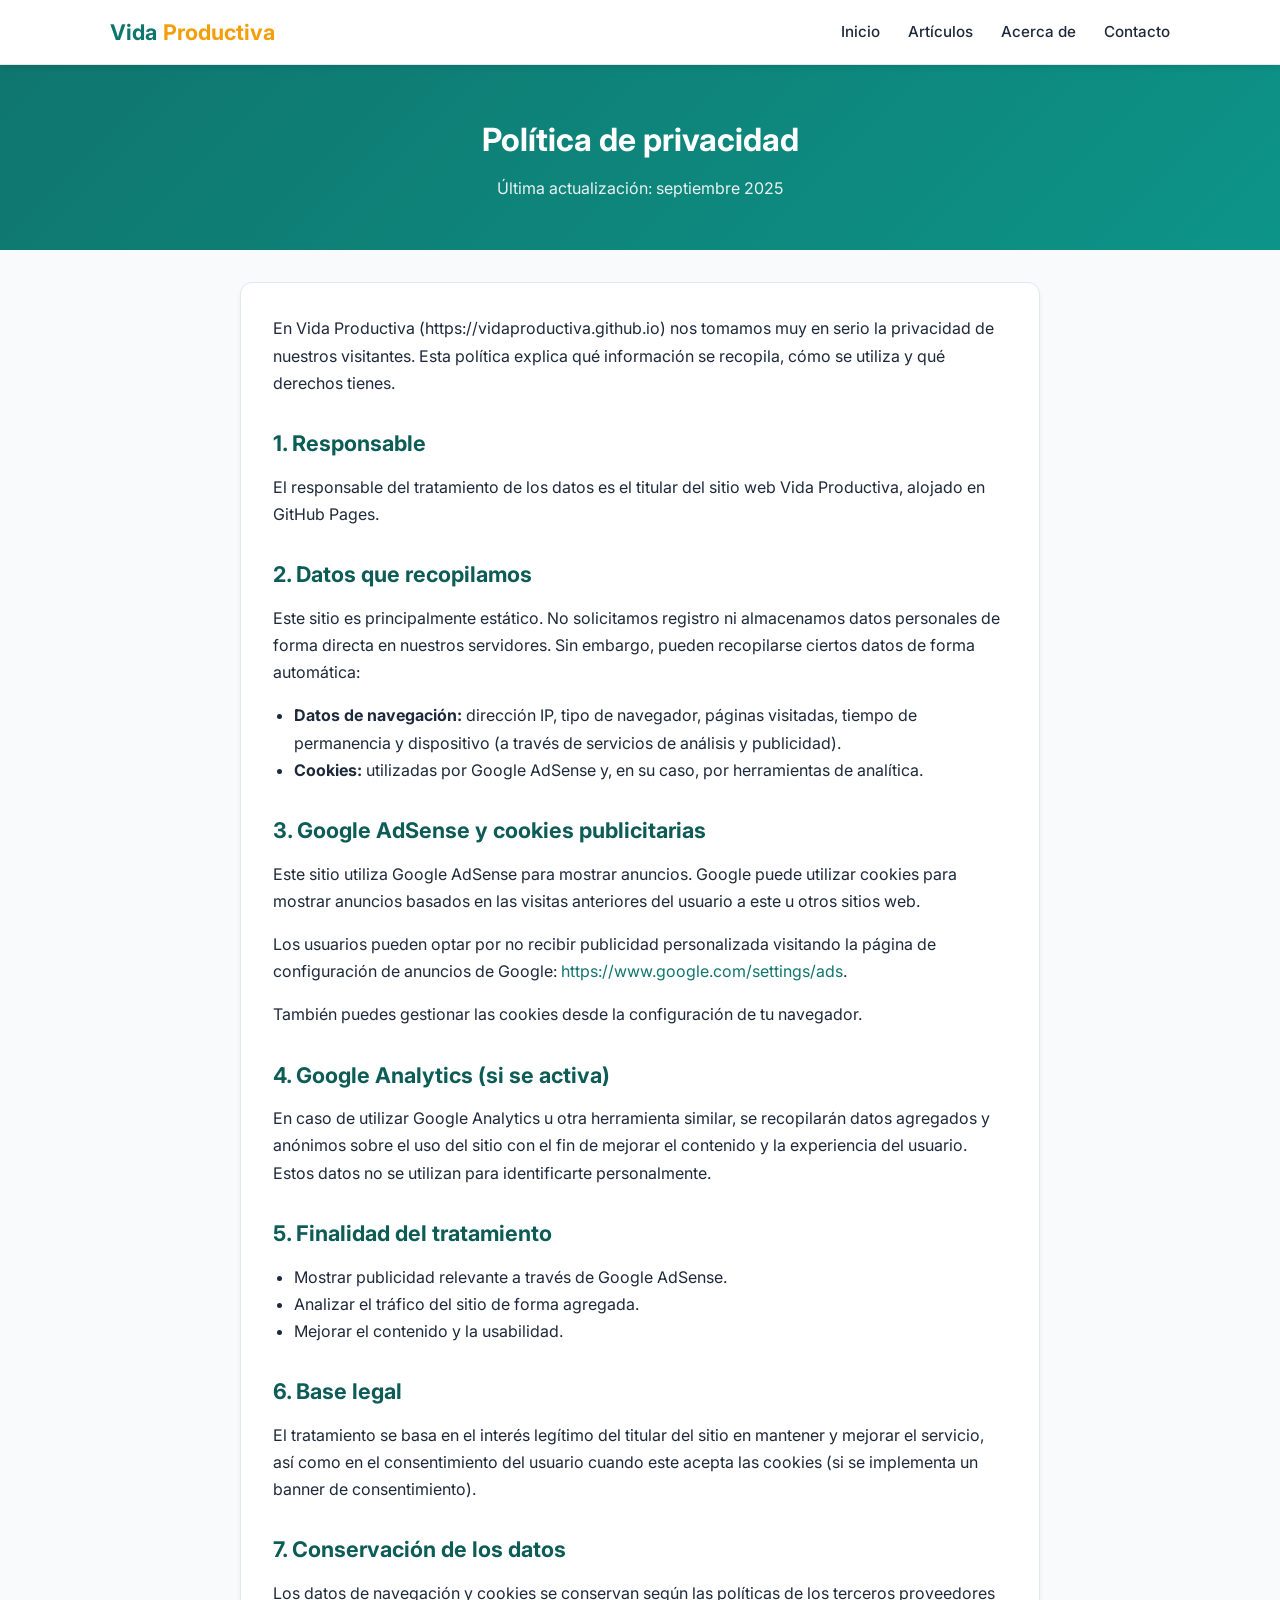
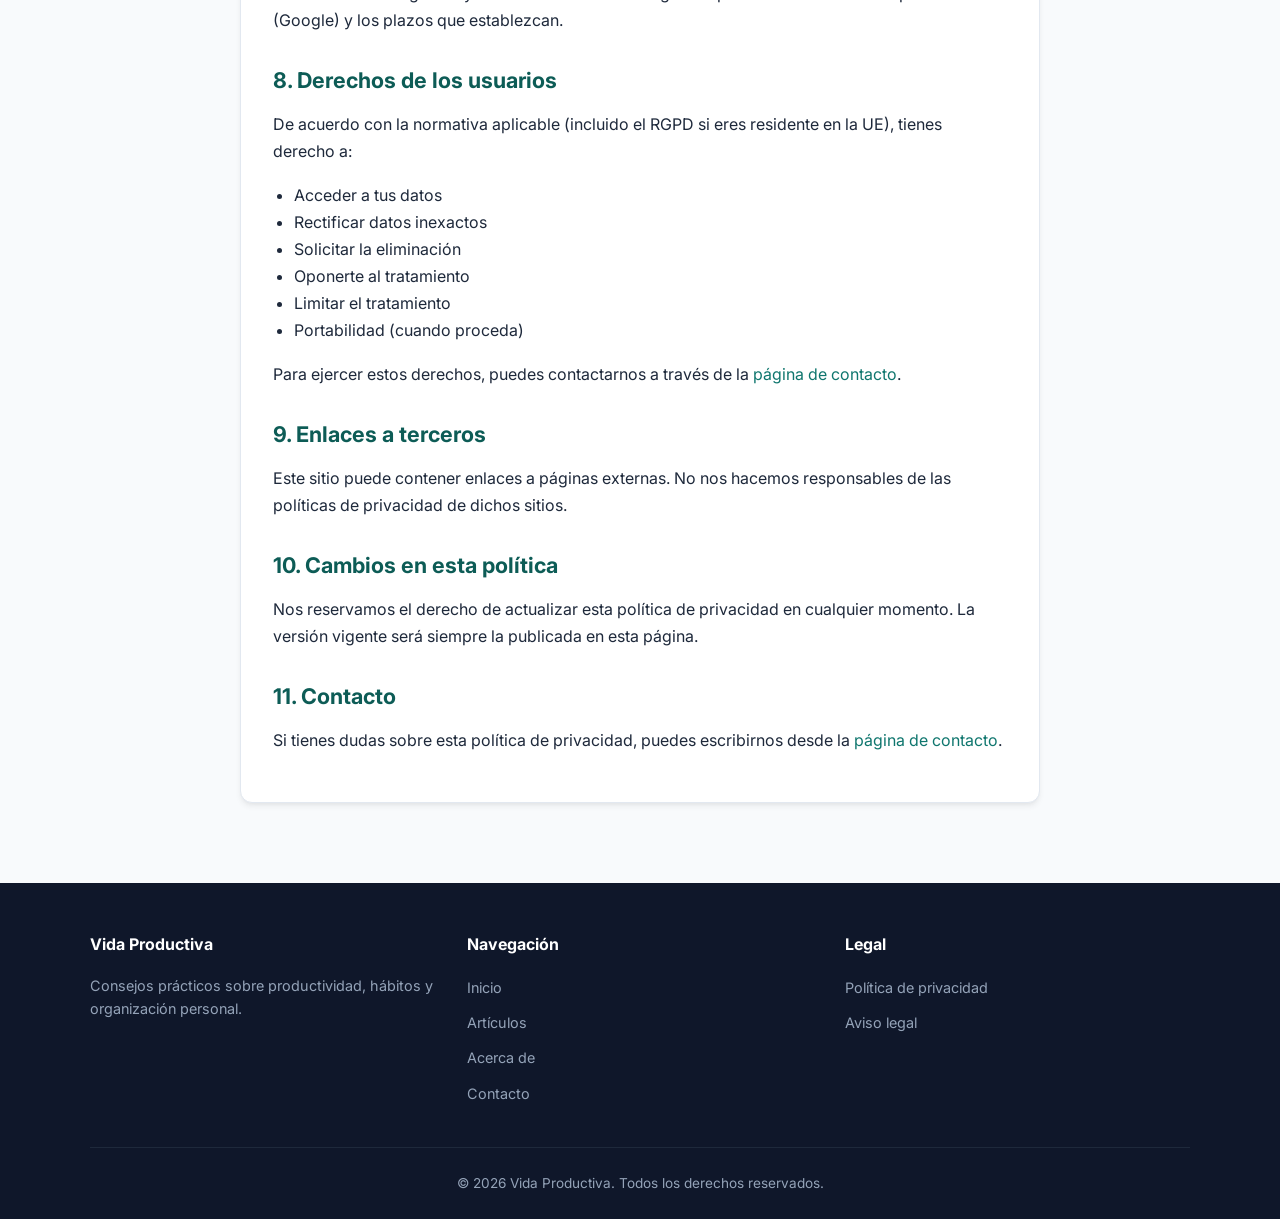
<file: politica-privacidad.html>
<!DOCTYPE html>
<html lang="es">
<head>
  <meta charset="UTF-8">
  <meta name="viewport" content="width=device-width, initial-scale=1.0">
  <title>Política de privacidad | Vida Productiva</title>
  <meta name="description" content="Política de privacidad de Vida Productiva. Información sobre el uso de cookies, Google AdSense y el tratamiento de datos.">
  <meta name="robots" content="index, follow">
  <link rel="canonical" href="https://vidaproductiva.github.io/politica-privacidad.html">

  <meta property="og:type" content="website">
  <meta property="og:url" content="https://vidaproductiva.github.io/politica-privacidad.html">
  <meta property="og:title" content="Política de privacidad | Vida Productiva">
  <meta property="og:locale" content="es_ES">

  <link rel="icon" href="data:image/svg+xml,<svg xmlns='http://www.w3.org/2000/svg' viewBox='0 0 100 100'><text y='.9em' font-size='90'>⚡</text></svg>">
  <link rel="preconnect" href="https://fonts.googleapis.com">
  <link rel="preconnect" href="https://fonts.gstatic.com" crossorigin>
  <link href="https://fonts.googleapis.com/css2?family=Inter:wght@400;500;600;700;800&display=swap" rel="stylesheet">
  <link rel="stylesheet" href="styles.css">
</head>
<body>
  <header class="site-header">
    <div class="nav-container">
      <a href="index.html" class="logo">Vida<span>Productiva</span></a>
      <button class="menu-toggle" aria-label="Abrir menú" aria-expanded="false">
        <svg xmlns="http://www.w3.org/2000/svg" fill="none" viewBox="0 0 24 24" stroke="currentColor" aria-hidden="true">
          <path stroke-linecap="round" stroke-linejoin="round" stroke-width="2" d="M4 6h16M4 12h16M4 18h16"/>
        </svg>
      </button>
      <ul class="nav-links">
        <li><a href="index.html">Inicio</a></li>
        <li><a href="articulos.html">Artículos</a></li>
        <li><a href="acerca.html">Acerca de</a></li>
        <li><a href="contacto.html">Contacto</a></li>
      </ul>
    </div>
  </header>

  <main>
    <section class="page-header">
      <h1>Política de privacidad</h1>
      <p>Última actualización: septiembre 2025</p>
    </section>

    <div class="container">
      <div class="content-box">
        <p>En Vida Productiva (https://vidaproductiva.github.io) nos tomamos muy en serio la privacidad de nuestros visitantes. Esta política explica qué información se recopila, cómo se utiliza y qué derechos tienes.</p>

        <h2>1. Responsable</h2>
        <p>El responsable del tratamiento de los datos es el titular del sitio web Vida Productiva, alojado en GitHub Pages.</p>

        <h2>2. Datos que recopilamos</h2>
        <p>Este sitio es principalmente estático. No solicitamos registro ni almacenamos datos personales de forma directa en nuestros servidores. Sin embargo, pueden recopilarse ciertos datos de forma automática:</p>
        <ul>
          <li><strong>Datos de navegación:</strong> dirección IP, tipo de navegador, páginas visitadas, tiempo de permanencia y dispositivo (a través de servicios de análisis y publicidad).</li>
          <li><strong>Cookies:</strong> utilizadas por Google AdSense y, en su caso, por herramientas de analítica.</li>
        </ul>

        <h2>3. Google AdSense y cookies publicitarias</h2>
        <p>Este sitio utiliza Google AdSense para mostrar anuncios. Google puede utilizar cookies para mostrar anuncios basados en las visitas anteriores del usuario a este u otros sitios web.</p>
        <p>Los usuarios pueden optar por no recibir publicidad personalizada visitando la página de configuración de anuncios de Google: <a href="https://www.google.com/settings/ads" rel="noopener noreferrer" target="_blank">https://www.google.com/settings/ads</a>.</p>
        <p>También puedes gestionar las cookies desde la configuración de tu navegador.</p>

        <h2>4. Google Analytics (si se activa)</h2>
        <p>En caso de utilizar Google Analytics u otra herramienta similar, se recopilarán datos agregados y anónimos sobre el uso del sitio con el fin de mejorar el contenido y la experiencia del usuario. Estos datos no se utilizan para identificarte personalmente.</p>

        <h2>5. Finalidad del tratamiento</h2>
        <ul>
          <li>Mostrar publicidad relevante a través de Google AdSense.</li>
          <li>Analizar el tráfico del sitio de forma agregada.</li>
          <li>Mejorar el contenido y la usabilidad.</li>
        </ul>

        <h2>6. Base legal</h2>
        <p>El tratamiento se basa en el interés legítimo del titular del sitio en mantener y mejorar el servicio, así como en el consentimiento del usuario cuando este acepta las cookies (si se implementa un banner de consentimiento).</p>

        <h2>7. Conservación de los datos</h2>
        <p>Los datos de navegación y cookies se conservan según las políticas de los terceros proveedores (Google) y los plazos que establezcan.</p>

        <h2>8. Derechos de los usuarios</h2>
        <p>De acuerdo con la normativa aplicable (incluido el RGPD si eres residente en la UE), tienes derecho a:</p>
        <ul>
          <li>Acceder a tus datos</li>
          <li>Rectificar datos inexactos</li>
          <li>Solicitar la eliminación</li>
          <li>Oponerte al tratamiento</li>
          <li>Limitar el tratamiento</li>
          <li>Portabilidad (cuando proceda)</li>
        </ul>
        <p>Para ejercer estos derechos, puedes contactarnos a través de la <a href="contacto.html">página de contacto</a>.</p>

        <h2>9. Enlaces a terceros</h2>
        <p>Este sitio puede contener enlaces a páginas externas. No nos hacemos responsables de las políticas de privacidad de dichos sitios.</p>

        <h2>10. Cambios en esta política</h2>
        <p>Nos reservamos el derecho de actualizar esta política de privacidad en cualquier momento. La versión vigente será siempre la publicada en esta página.</p>

        <h2>11. Contacto</h2>
        <p>Si tienes dudas sobre esta política de privacidad, puedes escribirnos desde la <a href="contacto.html">página de contacto</a>.</p>
      </div>
    </div>
  </main>

  <footer class="site-footer">
    <div class="footer-grid">
      <div class="footer-col">
        <h4>Vida Productiva</h4>
        <p style="font-size: 0.9rem; line-height: 1.6;">Consejos prácticos sobre productividad, hábitos y organización personal.</p>
      </div>
      <div class="footer-col">
        <h4>Navegación</h4>
        <ul>
          <li><a href="index.html">Inicio</a></li>
          <li><a href="articulos.html">Artículos</a></li>
          <li><a href="acerca.html">Acerca de</a></li>
          <li><a href="contacto.html">Contacto</a></li>
        </ul>
      </div>
      <div class="footer-col">
        <h4>Legal</h4>
        <ul>
          <li><a href="politica-privacidad.html">Política de privacidad</a></li>
          <li><a href="aviso-legal.html">Aviso legal</a></li>
        </ul>
      </div>
    </div>
    <div class="footer-bottom">
      <p>&copy; <span id="current-year">2025</span> Vida Productiva. Todos los derechos reservados.</p>
    </div>
  </footer>

  <script src="script.js"></script>
</body>
</html>
</file>
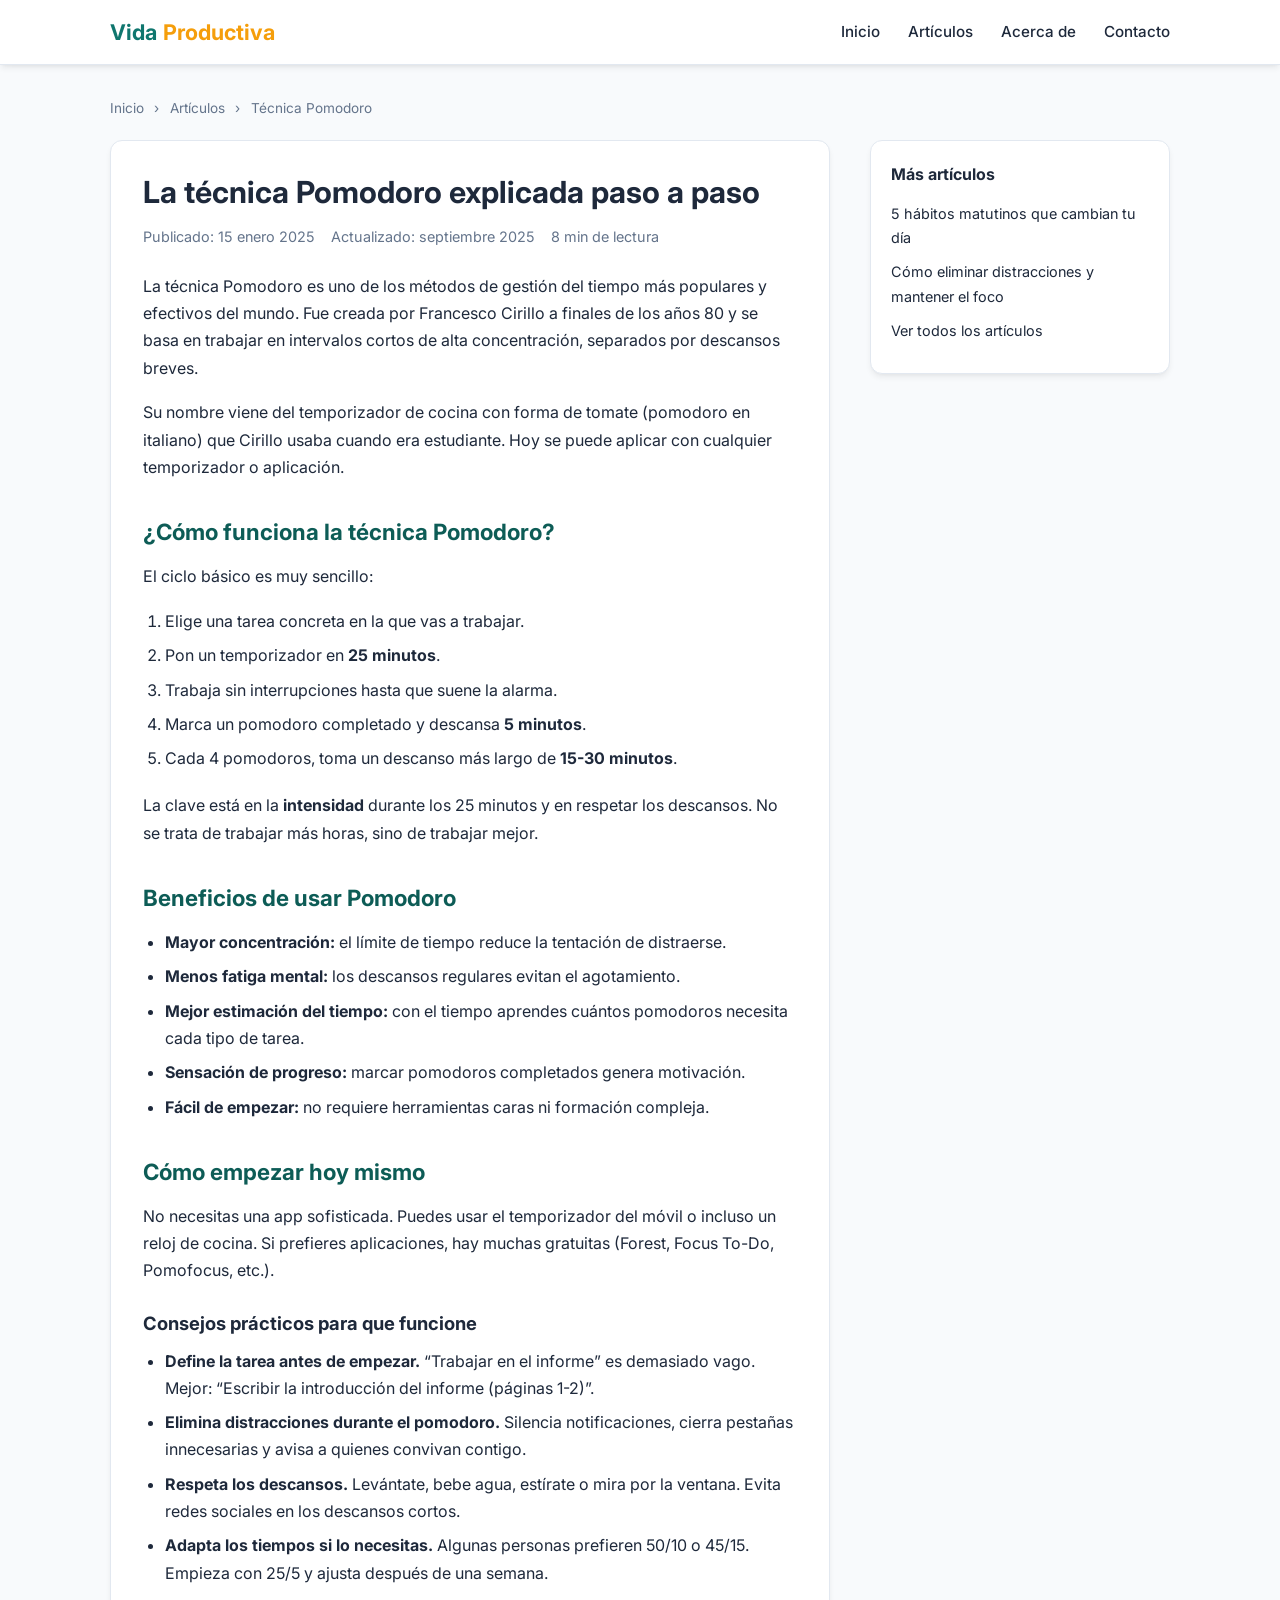
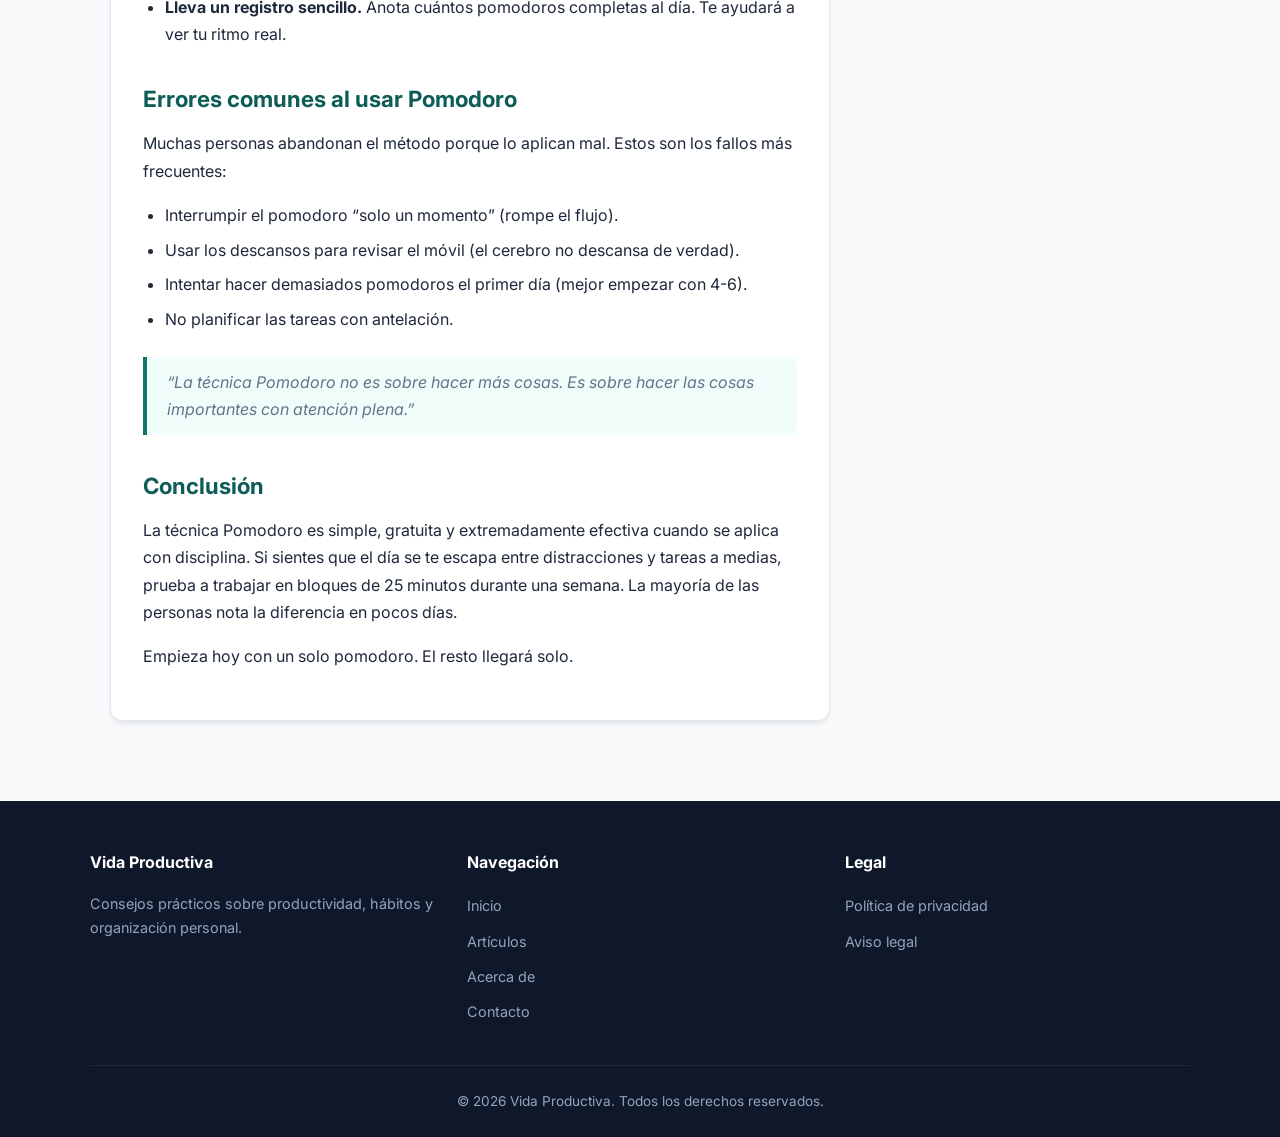
<file: tecnica-pomodoro.html>
<!DOCTYPE html>
<html lang="es">
<head>
  <meta charset="UTF-8">
  <meta name="viewport" content="width=device-width, initial-scale=1.0">
  <title>La técnica Pomodoro explicada paso a paso | Vida Productiva</title>
  <meta name="description" content="Aprende a usar la técnica Pomodoro para mejorar tu concentración. Guía completa con pasos, consejos y cómo adaptarla a tu día a día.">
  <meta name="robots" content="index, follow">
  <link rel="canonical" href="https://vidaproductiva.github.io/tecnica-pomodoro.html">

  <meta property="og:type" content="article">
  <meta property="og:url" content="https://vidaproductiva.github.io/tecnica-pomodoro.html">
  <meta property="og:title" content="La técnica Pomodoro explicada paso a paso">
  <meta property="og:description" content="Guía práctica para aplicar la técnica Pomodoro y aumentar tu productividad.">
  <meta property="og:locale" content="es_ES">
  <meta property="article:published_time" content="2025-01-15">
  <meta property="article:modified_time" content="2025-09-01">

  <link rel="icon" href="data:image/svg+xml,<svg xmlns='http://www.w3.org/2000/svg' viewBox='0 0 100 100'><text y='.9em' font-size='90'>⚡</text></svg>">
  <link rel="preconnect" href="https://fonts.googleapis.com">
  <link rel="preconnect" href="https://fonts.gstatic.com" crossorigin>
  <link href="https://fonts.googleapis.com/css2?family=Inter:wght@400;500;600;700;800&display=swap" rel="stylesheet">
  <link rel="stylesheet" href="styles.css">

  <script type="application/ld+json">
  {
    "@context": "https://schema.org",
    "@type": "Article",
    "headline": "La técnica Pomodoro explicada paso a paso",
    "description": "Aprende a usar la técnica Pomodoro para mejorar tu concentración y productividad.",
    "author": { "@type": "Organization", "name": "Vida Productiva" },
    "publisher": { "@type": "Organization", "name": "Vida Productiva" },
    "datePublished": "2025-01-15",
    "dateModified": "2025-09-01",
    "mainEntityOfPage": "https://vidaproductiva.github.io/tecnica-pomodoro.html",
    "inLanguage": "es"
  }
  </script>
</head>
<body>
  <header class="site-header">
    <div class="nav-container">
      <a href="index.html" class="logo">Vida<span>Productiva</span></a>
      <button class="menu-toggle" aria-label="Abrir menú" aria-expanded="false">
        <svg xmlns="http://www.w3.org/2000/svg" fill="none" viewBox="0 0 24 24" stroke="currentColor" aria-hidden="true">
          <path stroke-linecap="round" stroke-linejoin="round" stroke-width="2" d="M4 6h16M4 12h16M4 18h16"/>
        </svg>
      </button>
      <ul class="nav-links">
        <li><a href="index.html">Inicio</a></li>
        <li><a href="articulos.html">Artículos</a></li>
        <li><a href="acerca.html">Acerca de</a></li>
        <li><a href="contacto.html">Contacto</a></li>
      </ul>
    </div>
  </header>

  <main>
    <div class="container">
      <nav class="breadcrumb" aria-label="Breadcrumb">
        <a href="index.html">Inicio</a> <span>›</span>
        <a href="articulos.html">Artículos</a> <span>›</span>
        Técnica Pomodoro
      </nav>

      <div class="article-layout">
        <article class="article-content">
          <h1>La técnica Pomodoro explicada paso a paso</h1>
          <div class="article-meta">
            <span>Publicado: 15 enero 2025</span>
            <span>Actualizado: septiembre 2025</span>
            <span>8 min de lectura</span>
          </div>

          <p>La técnica Pomodoro es uno de los métodos de gestión del tiempo más populares y efectivos del mundo. Fue creada por Francesco Cirillo a finales de los años 80 y se basa en trabajar en intervalos cortos de alta concentración, separados por descansos breves.</p>

          <p>Su nombre viene del temporizador de cocina con forma de tomate (pomodoro en italiano) que Cirillo usaba cuando era estudiante. Hoy se puede aplicar con cualquier temporizador o aplicación.</p>

          <h2>¿Cómo funciona la técnica Pomodoro?</h2>
          <p>El ciclo básico es muy sencillo:</p>
          <ol>
            <li>Elige una tarea concreta en la que vas a trabajar.</li>
            <li>Pon un temporizador en <strong>25 minutos</strong>.</li>
            <li>Trabaja sin interrupciones hasta que suene la alarma.</li>
            <li>Marca un pomodoro completado y descansa <strong>5 minutos</strong>.</li>
            <li>Cada 4 pomodoros, toma un descanso más largo de <strong>15-30 minutos</strong>.</li>
          </ol>

          <p>La clave está en la <strong>intensidad</strong> durante los 25 minutos y en respetar los descansos. No se trata de trabajar más horas, sino de trabajar mejor.</p>

          <h2>Beneficios de usar Pomodoro</h2>
          <ul>
            <li><strong>Mayor concentración:</strong> el límite de tiempo reduce la tentación de distraerse.</li>
            <li><strong>Menos fatiga mental:</strong> los descansos regulares evitan el agotamiento.</li>
            <li><strong>Mejor estimación del tiempo:</strong> con el tiempo aprendes cuántos pomodoros necesita cada tipo de tarea.</li>
            <li><strong>Sensación de progreso:</strong> marcar pomodoros completados genera motivación.</li>
            <li><strong>Fácil de empezar:</strong> no requiere herramientas caras ni formación compleja.</li>
          </ul>

          <h2>Cómo empezar hoy mismo</h2>
          <p>No necesitas una app sofisticada. Puedes usar el temporizador del móvil o incluso un reloj de cocina. Si prefieres aplicaciones, hay muchas gratuitas (Forest, Focus To-Do, Pomofocus, etc.).</p>

          <h3>Consejos prácticos para que funcione</h3>
          <ul>
            <li><strong>Define la tarea antes de empezar.</strong> “Trabajar en el informe” es demasiado vago. Mejor: “Escribir la introducción del informe (páginas 1-2)”.</li>
            <li><strong>Elimina distracciones durante el pomodoro.</strong> Silencia notificaciones, cierra pestañas innecesarias y avisa a quienes convivan contigo.</li>
            <li><strong>Respeta los descansos.</strong> Levántate, bebe agua, estírate o mira por la ventana. Evita redes sociales en los descansos cortos.</li>
            <li><strong>Adapta los tiempos si lo necesitas.</strong> Algunas personas prefieren 50/10 o 45/15. Empieza con 25/5 y ajusta después de una semana.</li>
            <li><strong>Lleva un registro sencillo.</strong> Anota cuántos pomodoros completas al día. Te ayudará a ver tu ritmo real.</li>
          </ul>

          <h2>Errores comunes al usar Pomodoro</h2>
          <p>Muchas personas abandonan el método porque lo aplican mal. Estos son los fallos más frecuentes:</p>
          <ul>
            <li>Interrumpir el pomodoro “solo un momento” (rompe el flujo).</li>
            <li>Usar los descansos para revisar el móvil (el cerebro no descansa de verdad).</li>
            <li>Intentar hacer demasiados pomodoros el primer día (mejor empezar con 4-6).</li>
            <li>No planificar las tareas con antelación.</li>
          </ul>

          <blockquote>
            “La técnica Pomodoro no es sobre hacer más cosas. Es sobre hacer las cosas importantes con atención plena.”
          </blockquote>

          <h2>Conclusión</h2>
          <p>La técnica Pomodoro es simple, gratuita y extremadamente efectiva cuando se aplica con disciplina. Si sientes que el día se te escapa entre distracciones y tareas a medias, prueba a trabajar en bloques de 25 minutos durante una semana. La mayoría de las personas nota la diferencia en pocos días.</p>

          <p>Empieza hoy con un solo pomodoro. El resto llegará solo.</p>
        </article>

        <aside class="sidebar">
          <div class="sidebar-box">
            <h3>Más artículos</h3>
            <ul>
              <li><a href="habitos-matutinos.html">5 hábitos matutinos que cambian tu día</a></li>
              <li><a href="eliminar-distracciones.html">Cómo eliminar distracciones y mantener el foco</a></li>
              <li><a href="articulos.html">Ver todos los artículos</a></li>
            </ul>
          </div>
        </aside>
      </div>
    </div>
  </main>

  <footer class="site-footer">
    <div class="footer-grid">
      <div class="footer-col">
        <h4>Vida Productiva</h4>
        <p style="font-size: 0.9rem; line-height: 1.6;">Consejos prácticos sobre productividad, hábitos y organización personal.</p>
      </div>
      <div class="footer-col">
        <h4>Navegación</h4>
        <ul>
          <li><a href="index.html">Inicio</a></li>
          <li><a href="articulos.html">Artículos</a></li>
          <li><a href="acerca.html">Acerca de</a></li>
          <li><a href="contacto.html">Contacto</a></li>
        </ul>
      </div>
      <div class="footer-col">
        <h4>Legal</h4>
        <ul>
          <li><a href="politica-privacidad.html">Política de privacidad</a></li>
          <li><a href="aviso-legal.html">Aviso legal</a></li>
        </ul>
      </div>
    </div>
    <div class="footer-bottom">
      <p>&copy; <span id="current-year">2025</span> Vida Productiva. Todos los derechos reservados.</p>
    </div>
  </footer>

  <script src="script.js"></script>
</body>
</html>
</file>
<file: styles.css>
/* ============================================
   Vida Productiva - styles.css
   Diseño moderno, limpio y 100% responsive
   ============================================ */

:root {
  --primary: #0f766e;
  --primary-dark: #0d5c56;
  --primary-light: #14b8a6;
  --accent: #f59e0b;
  --bg: #f8fafc;
  --bg-card: #ffffff;
  --text: #1e293b;
  --text-muted: #64748b;
  --border: #e2e8f0;
  --shadow: 0 4px 6px -1px rgba(0, 0, 0, 0.07), 0 2px 4px -2px rgba(0, 0, 0, 0.05);
  --shadow-lg: 0 10px 15px -3px rgba(0, 0, 0, 0.08), 0 4px 6px -4px rgba(0, 0, 0, 0.05);
  --radius: 12px;
  --font: 'Inter', system-ui, -apple-system, BlinkMacSystemFont, 'Segoe UI', Roboto, sans-serif;
  --max-width: 1100px;
}

*, *::before, *::after {
  box-sizing: border-box;
  margin: 0;
  padding: 0;
}

html {
  scroll-behavior: smooth;
  font-size: 16px;
}

body {
  font-family: var(--font);
  background: var(--bg);
  color: var(--text);
  line-height: 1.7;
  min-height: 100vh;
  display: flex;
  flex-direction: column;
}

img {
  max-width: 100%;
  height: auto;
  display: block;
}

a {
  color: var(--primary);
  text-decoration: none;
  transition: color 0.2s ease;
}

a:hover {
  color: var(--primary-dark);
}

/* ---------- Header & Nav ---------- */
.site-header {
  background: var(--bg-card);
  border-bottom: 1px solid var(--border);
  position: sticky;
  top: 0;
  z-index: 100;
  box-shadow: var(--shadow);
}

.nav-container {
  max-width: var(--max-width);
  margin: 0 auto;
  padding: 0.85rem 1.25rem;
  display: flex;
  align-items: center;
  justify-content: space-between;
  gap: 1rem;
}

.logo {
  font-size: 1.35rem;
  font-weight: 700;
  color: var(--primary);
  display: flex;
  align-items: center;
  gap: 0.4rem;
}

.logo span {
  color: var(--accent);
}

.nav-links {
  display: flex;
  gap: 1.75rem;
  list-style: none;
}

.nav-links a {
  color: var(--text);
  font-weight: 500;
  font-size: 0.95rem;
  position: relative;
}

.nav-links a:hover,
.nav-links a.active {
  color: var(--primary);
}

.nav-links a.active::after {
  content: '';
  position: absolute;
  bottom: -4px;
  left: 0;
  width: 100%;
  height: 2px;
  background: var(--primary);
  border-radius: 2px;
}

.menu-toggle {
  display: none;
  background: none;
  border: none;
  cursor: pointer;
  padding: 0.4rem;
  color: var(--text);
}

.menu-toggle svg {
  width: 28px;
  height: 28px;
}

/* ---------- Main ---------- */
main {
  flex: 1;
}

.container {
  max-width: var(--max-width);
  margin: 0 auto;
  padding: 2rem 1.25rem;
}

/* ---------- Hero ---------- */
.hero {
  background: linear-gradient(135deg, #0f766e 0%, #0d9488 50%, #14b8a6 100%);
  color: white;
  padding: 4.5rem 1.25rem;
  text-align: center;
}

.hero-content {
  max-width: 720px;
  margin: 0 auto;
}

.hero h1 {
  font-size: clamp(1.9rem, 5vw, 2.75rem);
  font-weight: 800;
  line-height: 1.2;
  margin-bottom: 1rem;
}

.hero p {
  font-size: 1.15rem;
  opacity: 0.95;
  margin-bottom: 1.75rem;
  max-width: 560px;
  margin-left: auto;
  margin-right: auto;
}

.btn {
  display: inline-block;
  padding: 0.75rem 1.6rem;
  border-radius: 8px;
  font-weight: 600;
  font-size: 1rem;
  transition: all 0.2s ease;
  border: none;
  cursor: pointer;
}

.btn-primary {
  background: var(--accent);
  color: #1e293b;
}

.btn-primary:hover {
  background: #d97706;
  color: #1e293b;
  transform: translateY(-1px);
}

.btn-outline {
  background: transparent;
  border: 2px solid white;
  color: white;
  margin-left: 0.75rem;
}

.btn-outline:hover {
  background: white;
  color: var(--primary);
}

/* ---------- Section titles ---------- */
.section-title {
  font-size: 1.75rem;
  font-weight: 700;
  margin-bottom: 0.5rem;
  color: var(--text);
}

.section-subtitle {
  color: var(--text-muted);
  margin-bottom: 2rem;
  font-size: 1.05rem;
}

/* ---------- Cards grid ---------- */
.cards-grid {
  display: grid;
  grid-template-columns: repeat(auto-fill, minmax(300px, 1fr));
  gap: 1.5rem;
}

.card {
  background: var(--bg-card);
  border-radius: var(--radius);
  box-shadow: var(--shadow);
  overflow: hidden;
  transition: transform 0.2s ease, box-shadow 0.2s ease;
  border: 1px solid var(--border);
}

.card:hover {
  transform: translateY(-4px);
  box-shadow: var(--shadow-lg);
}

.card-img {
  height: 180px;
  background: linear-gradient(135deg, #ccfbf1, #99f6e4);
  display: flex;
  align-items: center;
  justify-content: center;
  font-size: 3rem;
}

.card-body {
  padding: 1.35rem;
}

.card-tag {
  display: inline-block;
  font-size: 0.75rem;
  font-weight: 600;
  color: var(--primary);
  background: #ccfbf1;
  padding: 0.2rem 0.6rem;
  border-radius: 20px;
  margin-bottom: 0.6rem;
}

.card h3 {
  font-size: 1.15rem;
  margin-bottom: 0.5rem;
  line-height: 1.35;
}

.card h3 a {
  color: var(--text);
}

.card h3 a:hover {
  color: var(--primary);
}

.card p {
  color: var(--text-muted);
  font-size: 0.95rem;
  margin-bottom: 1rem;
}

.card-meta {
  font-size: 0.8rem;
  color: var(--text-muted);
  display: flex;
  gap: 1rem;
}

/* ---------- Ad placeholders ---------- */
.ad-slot {
  background: #f1f5f9;
  border: 2px dashed #cbd5e1;
  border-radius: 8px;
  display: flex;
  align-items: center;
  justify-content: center;
  color: #94a3b8;
  font-size: 0.85rem;
  font-weight: 500;
  text-align: center;
  min-height: 90px;
  margin: 1.5rem 0;
}

.ad-slot.horizontal {
  min-height: 90px;
}

.ad-slot.sidebar {
  min-height: 250px;
  margin: 0 0 1.5rem;
}

.ad-slot.rectangle {
  min-height: 250px;
}

/* ---------- Article layout ---------- */
.article-layout {
  display: grid;
  grid-template-columns: 1fr 300px;
  gap: 2.5rem;
  align-items: start;
}

.article-content {
  background: var(--bg-card);
  border-radius: var(--radius);
  padding: 2rem;
  box-shadow: var(--shadow);
  border: 1px solid var(--border);
}

.article-content h1 {
  font-size: 1.9rem;
  line-height: 1.3;
  margin-bottom: 0.75rem;
}

.article-meta {
  color: var(--text-muted);
  font-size: 0.9rem;
  margin-bottom: 1.5rem;
  display: flex;
  flex-wrap: wrap;
  gap: 1rem;
}

.article-content h2 {
  font-size: 1.4rem;
  margin: 2rem 0 0.75rem;
  color: var(--primary-dark);
}

.article-content h3 {
  font-size: 1.15rem;
  margin: 1.5rem 0 0.5rem;
}

.article-content p {
  margin-bottom: 1.1rem;
}

.article-content ul,
.article-content ol {
  margin: 0 0 1.25rem 1.4rem;
}

.article-content li {
  margin-bottom: 0.45rem;
}

.article-content blockquote {
  border-left: 4px solid var(--primary);
  padding: 0.75rem 1.25rem;
  margin: 1.5rem 0;
  background: #f0fdfa;
  border-radius: 0 8px 8px 0;
  font-style: italic;
  color: var(--text-muted);
}

.sidebar {
  position: sticky;
  top: 90px;
}

.sidebar-box {
  background: var(--bg-card);
  border-radius: var(--radius);
  padding: 1.25rem;
  box-shadow: var(--shadow);
  border: 1px solid var(--border);
  margin-bottom: 1.5rem;
}

.sidebar-box h3 {
  font-size: 1rem;
  margin-bottom: 0.85rem;
  color: var(--text);
}

.sidebar-box ul {
  list-style: none;
}

.sidebar-box li {
  margin-bottom: 0.6rem;
  font-size: 0.9rem;
}

.sidebar-box a {
  color: var(--text);
}

.sidebar-box a:hover {
  color: var(--primary);
}

/* ---------- About / Contact pages ---------- */
.page-header {
  background: linear-gradient(135deg, #0f766e, #0d9488);
  color: white;
  padding: 3rem 1.25rem;
  text-align: center;
}

.page-header h1 {
  font-size: 2rem;
  margin-bottom: 0.5rem;
}

.page-header p {
  opacity: 0.9;
  max-width: 560px;
  margin: 0 auto;
}

.content-box {
  background: var(--bg-card);
  border-radius: var(--radius);
  padding: 2rem;
  box-shadow: var(--shadow);
  border: 1px solid var(--border);
  max-width: 800px;
  margin: 0 auto;
}

.content-box h2 {
  font-size: 1.35rem;
  margin: 1.75rem 0 0.75rem;
  color: var(--primary-dark);
}

.content-box h2:first-child {
  margin-top: 0;
}

.content-box p,
.content-box ul {
  margin-bottom: 1rem;
}

.content-box ul {
  margin-left: 1.3rem;
}

/* ---------- Contact form ---------- */
.form-group {
  margin-bottom: 1.25rem;
}

.form-group label {
  display: block;
  font-weight: 500;
  margin-bottom: 0.35rem;
  font-size: 0.95rem;
}

.form-group input,
.form-group textarea {
  width: 100%;
  padding: 0.7rem 0.9rem;
  border: 1px solid var(--border);
  border-radius: 8px;
  font-family: inherit;
  font-size: 1rem;
  transition: border-color 0.2s;
}

.form-group input:focus,
.form-group textarea:focus {
  outline: none;
  border-color: var(--primary);
  box-shadow: 0 0 0 3px rgba(15, 118, 110, 0.15);
}

.form-group textarea {
  min-height: 140px;
  resize: vertical;
}

/* ---------- Footer ---------- */
.site-footer {
  background: #0f172a;
  color: #94a3b8;
  padding: 3rem 1.25rem 1.5rem;
  margin-top: 3rem;
}

.footer-grid {
  max-width: var(--max-width);
  margin: 0 auto;
  display: grid;
  grid-template-columns: repeat(auto-fit, minmax(200px, 1fr));
  gap: 2rem;
  margin-bottom: 2rem;
}

.footer-col h4 {
  color: white;
  font-size: 1rem;
  margin-bottom: 1rem;
}

.footer-col ul {
  list-style: none;
}

.footer-col li {
  margin-bottom: 0.5rem;
}

.footer-col a {
  color: #94a3b8;
  font-size: 0.9rem;
}

.footer-col a:hover {
  color: var(--primary-light);
}

.footer-bottom {
  max-width: var(--max-width);
  margin: 0 auto;
  padding-top: 1.5rem;
  border-top: 1px solid #1e293b;
  text-align: center;
  font-size: 0.85rem;
}

/* ---------- Breadcrumb ---------- */
.breadcrumb {
  font-size: 0.85rem;
  color: var(--text-muted);
  margin-bottom: 1.25rem;
}

.breadcrumb a {
  color: var(--text-muted);
}

.breadcrumb a:hover {
  color: var(--primary);
}

.breadcrumb span {
  margin: 0 0.4rem;
}

/* ---------- Responsive ---------- */
@media (max-width: 860px) {
  .article-layout {
    grid-template-columns: 1fr;
  }

  .sidebar {
    position: static;
  }

  .btn-outline {
    margin-left: 0;
    margin-top: 0.75rem;
  }
}

@media (max-width: 720px) {
  .menu-toggle {
    display: block;
  }

  .nav-links {
    display: none;
    position: absolute;
    top: 100%;
    left: 0;
    right: 0;
    background: var(--bg-card);
    flex-direction: column;
    padding: 1rem 1.25rem;
    border-bottom: 1px solid var(--border);
    box-shadow: var(--shadow);
    gap: 0;
  }

  .nav-links.open {
    display: flex;
  }

  .nav-links li {
    border-bottom: 1px solid var(--border);
  }

  .nav-links a {
    display: block;
    padding: 0.85rem 0;
  }

  .nav-links a.active::after {
    display: none;
  }

  .hero {
    padding: 3rem 1.25rem;
  }

  .article-content {
    padding: 1.35rem;
  }

  .article-content h1 {
    font-size: 1.5rem;
  }
}

/* ---------- Utility ---------- */
.text-center {
  text-align: center;
}

.mt-2 {
  margin-top: 2rem;
}

.mb-2 {
  margin-bottom: 2rem;
}

.sr-only {
  position: absolute;
  width: 1px;
  height: 1px;
  padding: 0;
  margin: -1px;
  overflow: hidden;
  clip: rect(0, 0, 0, 0);
  border: 0;
}
</file>
